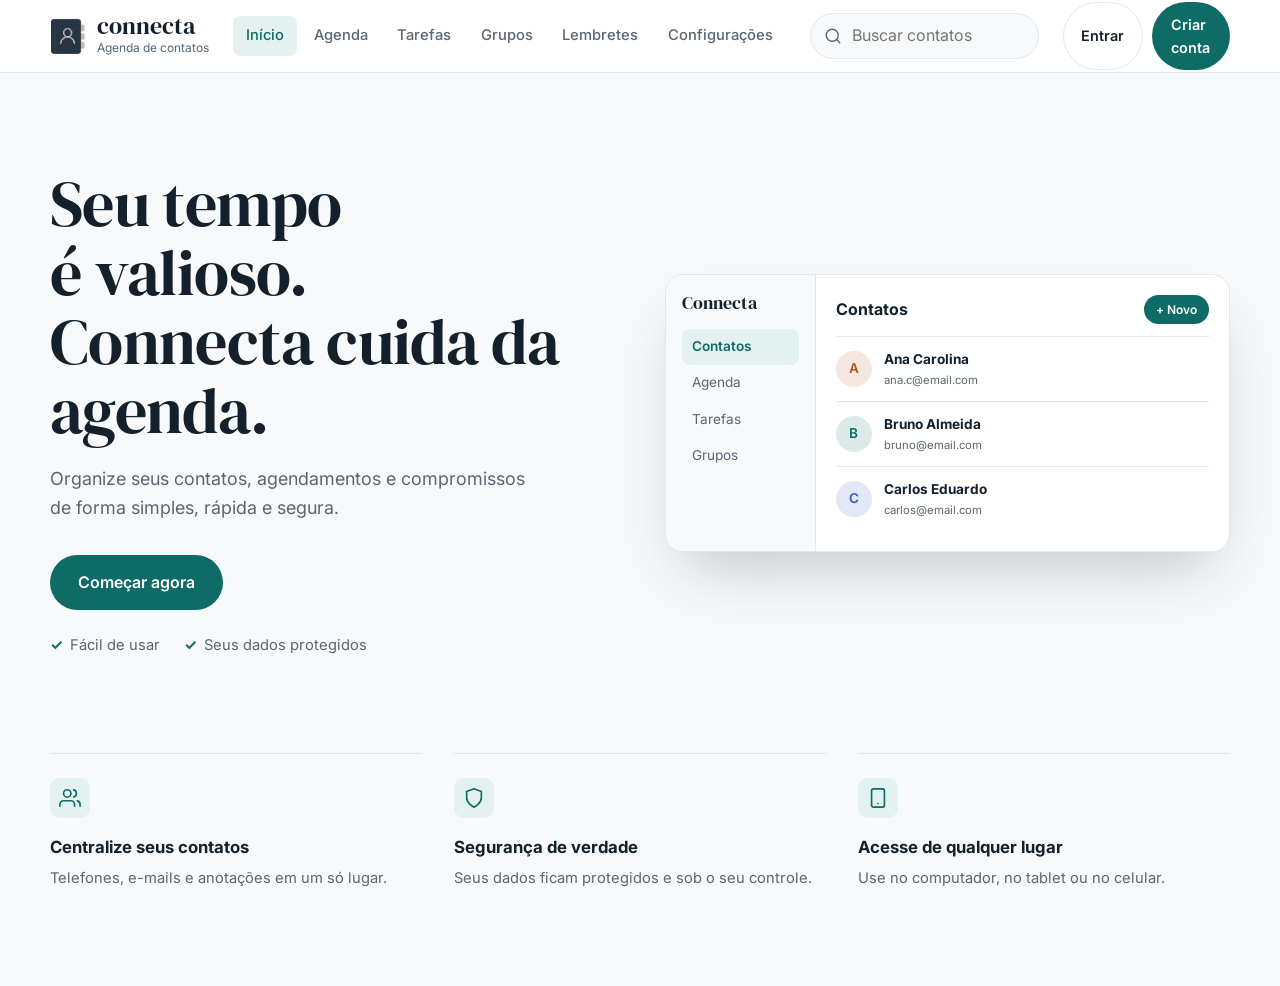
<file: index.html>
<!DOCTYPE html>
<html lang="pt-BR">
<head>
  <meta charset="UTF-8">
  <meta name="viewport" content="width=device-width, initial-scale=1">
  <title>Connecta — Agenda de contatos inteligente</title>
  <meta name="description" content="Organize contatos, agendamentos e compromissos de forma simples, rápida e segura.">

  <link rel="icon" href="images/logo.png">
  <link rel="preconnect" href="https://fonts.googleapis.com">
  <link rel="preconnect" href="https://fonts.gstatic.com" crossorigin>
  <link rel="stylesheet" href="https://fonts.googleapis.com/css2?family=DM+Serif+Display&family=Inter:wght@400;500;600&display=swap">
  <link rel="stylesheet" href="style.css">
  <script src="script.js" defer></script>
</head>
<body>

  <header class="site-header">
    <div class="container header-inner">

      <a class="logo" href="index.html">
        <img src="assets/logo_connecta.png" alt="" width="36" height="36">
        <span>
          <strong>connecta</strong>
          <small>Agenda de contatos</small>
        </span>
      </a>

      <nav class="site-nav" id="menu" aria-label="Principal">
        <ul>
          <li><a href="index.html" aria-current="page">Início</a></li>
          <li><a href="agenda.html">Agenda</a></li>
          <li><a href="tarefas.html">Tarefas</a></li>
          <li><a href="grupos.html">Grupos</a></li>
          <li><a href="lembretes.html">Lembretes</a></li>
          <li><a href="configuracoes.html">Configurações</a></li>
        </ul>
      </nav>

      <form class="search" role="search">
        <svg viewBox="0 0 24 24" aria-hidden="true">
          <circle cx="11" cy="11" r="8"></circle>
          <path d="m21 21-4.35-4.35"></path>
        </svg>
        <input type="search" placeholder="Buscar contatos" aria-label="Buscar contatos" aria-controls="search-results" autocomplete="off">
        <ul class="search-results" id="search-results" aria-live="polite" hidden></ul>
      </form>

      <!-- script.js substitui este conteúdo conforme o usuário esteja logado ou não -->
      <div class="header-actions" id="auth-area">
        <a class="btn btn--ghost" href="login.html">Entrar</a>
        <a class="btn btn--primary" href="login.html?modo=cadastro">Criar conta</a>
      </div>

      <button type="button" class="menu-toggle" aria-label="Abrir menu" aria-expanded="false" aria-controls="menu">
        <span></span><span></span><span></span>
      </button>

    </div>
  </header>

  <div class="overlay"></div>

  <main>

    <section class="hero">
      <div class="container hero-inner">

        <div class="hero-text">
          <h1>Seu tempo é valioso.<br>Connecta cuida da agenda.</h1>
          <p>Organize seus contatos, agendamentos e compromissos de forma simples, rápida e segura.</p>
          <a class="btn btn--primary btn--lg" href="login.html?modo=cadastro">Começar agora</a>
          <ul class="checks">
            <li>Fácil de usar</li>
            <li>Seus dados protegidos</li>
          </ul>
        </div>

        <div class="mockup" aria-hidden="true">
          <aside>
            <strong>Connecta</strong>
            <ul>
              <li class="is-active">Contatos</li>
              <li>Agenda</li>
              <li>Tarefas</li>
              <li>Grupos</li>
            </ul>
          </aside>
          <div class="mockup-main">
            <div class="mockup-head">
              <h3>Contatos</h3>
              <span>+ Novo</span>
            </div>
            <ul class="contacts">
              <li class="contact">
                <span class="avatar">A</span>
                <div><strong>Ana Carolina</strong><small>ana.c@email.com</small></div>
              </li>
              <li class="contact">
                <span class="avatar">B</span>
                <div><strong>Bruno Almeida</strong><small>bruno@email.com</small></div>
              </li>
              <li class="contact">
                <span class="avatar">C</span>
                <div><strong>Carlos Eduardo</strong><small>carlos@email.com</small></div>
              </li>
            </ul>
          </div>
        </div>

      </div>
    </section>

    <section class="features" aria-labelledby="features-title">
      <div class="container">
        <h2 class="sr-only" id="features-title">Por que usar o Connecta</h2>
        <ul class="features-list">

          <li class="feature">
            <svg viewBox="0 0 24 24" aria-hidden="true">
              <path d="M17 21v-2a4 4 0 0 0-4-4H5a4 4 0 0 0-4 4v2"></path>
              <circle cx="9" cy="7" r="4"></circle>
              <path d="M23 21v-2a4 4 0 0 0-3-3.87M16 3.13a4 4 0 0 1 0 7.75"></path>
            </svg>
            <h3>Centralize seus contatos</h3>
            <p>Telefones, e-mails e anotações em um só lugar.</p>
          </li>

          <li class="feature">
            <svg viewBox="0 0 24 24" aria-hidden="true">
              <path d="M12 22s8-4 8-10V5l-8-3-8 3v7c0 6 8 10 8 10z"></path>
            </svg>
            <h3>Segurança de verdade</h3>
            <p>Seus dados ficam protegidos e sob o seu controle.</p>
          </li>

          <li class="feature">
            <svg viewBox="0 0 24 24" aria-hidden="true">
              <rect x="5" y="2" width="14" height="20" rx="2"></rect>
              <path d="M12 18h.01"></path>
            </svg>
            <h3>Acesse de qualquer lugar</h3>
            <p>Use no computador, no tablet ou no celular.</p>
          </li>

        </ul>
      </div>
    </section>

  </main>

</body>
</html>
</file>
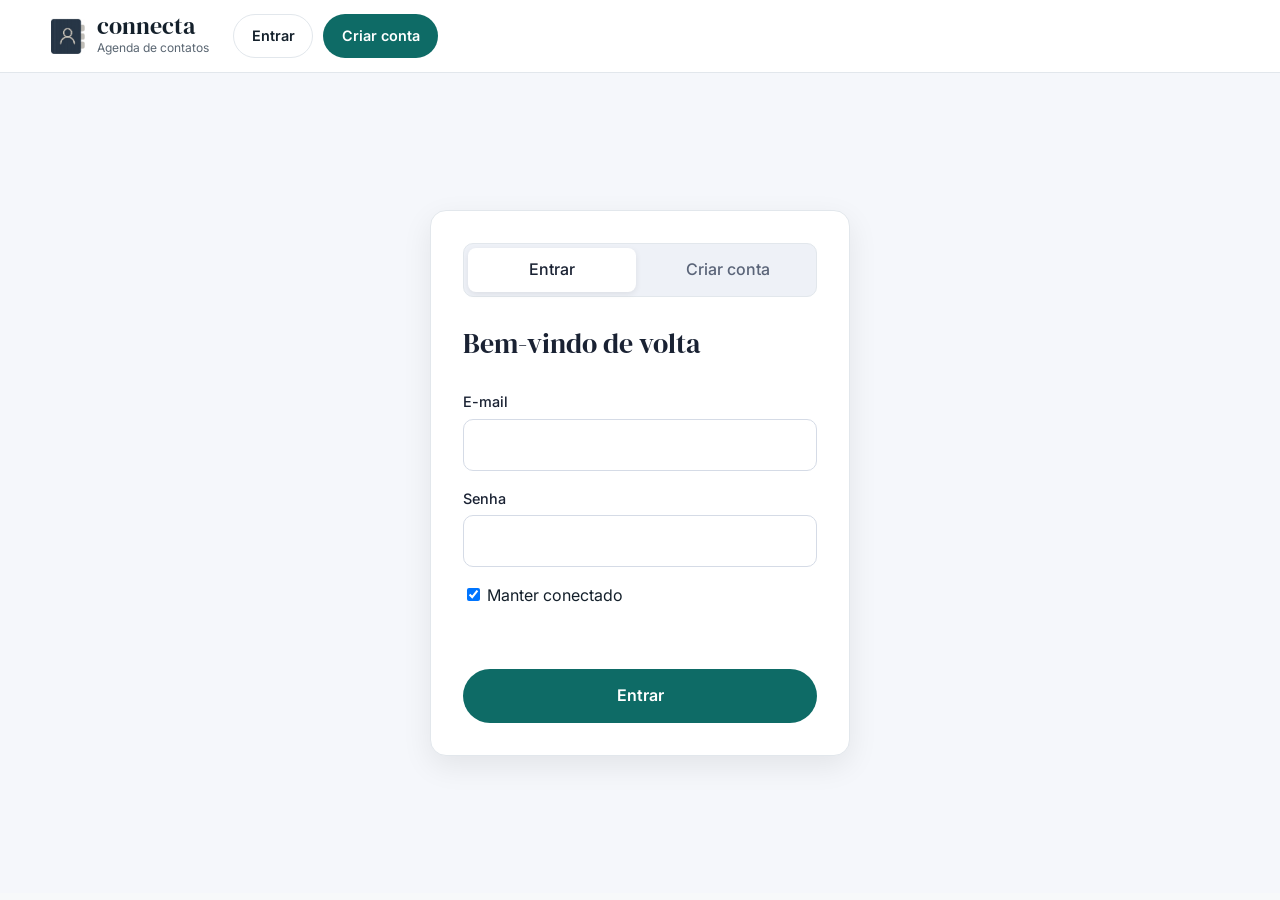
<file: agenda.html>
<!DOCTYPE html>
<html lang="pt-BR">
<head>
  <meta charset="UTF-8">
  <meta name="viewport" content="width=device-width, initial-scale=1">
  <title>Agenda | Connecta</title>
  <link rel="icon" href="images/logo.png">
  <link rel="preconnect" href="https://fonts.googleapis.com">
  <link rel="preconnect" href="https://fonts.gstatic.com" crossorigin>
  <link rel="stylesheet" href="https://fonts.googleapis.com/css2?family=DM+Serif+Display&family=Inter:wght@400;500;600&display=swap">
  <style>
    :root {
      --primaria: #4f46e5;
      --primaria-suave: #eef2ff;
      --primaria-escura: #4338ca;
      --texto: #1f2937;
      --texto-suave: #6b7280;
      --borda: #e5e7eb;
      --fundo: #f8fafc;
      --branco: #ffffff;
      --verde: #16a34a;
      --amarelo: #d97706;
      --vermelho: #dc2626;
      --raio: 14px;
      --sombra: 0 4px 18px rgba(15, 23, 42, 0.06);
    }

    * { box-sizing: border-box; }

    body {
      margin: 0;
      font-family: "Inter", system-ui, sans-serif;
      background: var(--fundo);
      color: var(--texto);
      min-height: 100vh;
    }

    [hidden] { display: none !important; }

    /* ---------- Cabeçalho ---------- */
    .topo {
      background: var(--branco);
      border-bottom: 1px solid var(--borda);
      position: sticky;
      top: 0;
      z-index: 10;
    }
    .topo-inner {
      max-width: 1100px;
      margin: 0 auto;
      padding: 14px 20px;
      display: flex;
      align-items: center;
      gap: 20px;
      flex-wrap: wrap;
    }
    .logo {
      display: flex;
      align-items: center;
      gap: 10px;
      text-decoration: none;
      color: var(--texto);
    }
    .logo strong {
      font-family: "DM Serif Display", serif;
      font-weight: 400;
      font-size: 1.2rem;
    }
    .nav { display: flex; gap: 4px; flex-wrap: wrap; }
    .nav a {
      text-decoration: none;
      color: var(--texto-suave);
      padding: 7px 12px;
      border-radius: 999px;
      font-size: 0.92rem;
    }
    .nav a:hover { background: var(--fundo); color: var(--texto); }
    .nav a[aria-current="page"] {
      background: var(--primaria-suave);
      color: var(--primaria);
      font-weight: 600;
    }
    .usuario {
      margin-left: auto;
      display: flex;
      align-items: center;
      gap: 10px;
      font-size: 0.9rem;
      color: var(--texto-suave);
    }
    .usuario strong { color: var(--texto); }

    /* ---------- Layout ---------- */
    .container { max-width: 1100px; margin: 0 auto; padding: 32px 20px 60px; }

    .cabecalho {
      display: flex;
      justify-content: space-between;
      align-items: flex-end;
      gap: 16px;
      flex-wrap: wrap;
      margin-bottom: 24px;
    }
    .cabecalho h1 {
      font-family: "DM Serif Display", serif;
      font-weight: 400;
      font-size: 2rem;
      margin: 0 0 4px;
    }
    .cabecalho p { margin: 0; color: var(--texto-suave); }

    /* ---------- Botões ---------- */
    .btn {
      border: 1px solid transparent;
      border-radius: 10px;
      padding: 10px 16px;
      font: inherit;
      font-size: 0.92rem;
      font-weight: 600;
      cursor: pointer;
      transition: background 0.2s, transform 0.1s;
    }
    .btn:active { transform: scale(0.98); }
    .btn-primario { background: var(--primaria); color: #fff; }
    .btn-primario:hover { background: var(--primaria-escura); }
    .btn-secundario { background: var(--branco); border-color: var(--borda); color: var(--texto); }
    .btn-secundario:hover { background: var(--fundo); }
    .btn-perigo { background: #fee2e2; color: var(--vermelho); }
    .btn-perigo:hover { background: #fecaca; }
    .btn-pequeno { padding: 6px 12px; font-size: 0.83rem; }
    .btn-texto {
      background: none;
      border: none;
      color: var(--primaria);
      font: inherit;
      font-size: 0.9rem;
      font-weight: 600;
      cursor: pointer;
      padding: 0;
    }

    /* ---------- Filtros ---------- */
    .filtros {
      display: flex;
      gap: 12px;
      flex-wrap: wrap;
      align-items: center;
      background: var(--branco);
      border: 1px solid var(--borda);
      border-radius: var(--raio);
      padding: 12px;
      margin-bottom: 20px;
      box-shadow: var(--sombra);
    }
    .abas { display: flex; gap: 6px; flex-wrap: wrap; }
    .aba {
      border: none;
      background: transparent;
      padding: 8px 14px;
      border-radius: 8px;
      font: inherit;
      font-size: 0.9rem;
      color: var(--texto-suave);
      cursor: pointer;
    }
    .aba:hover { background: var(--fundo); }
    .aba.ativa { background: var(--primaria-suave); color: var(--primaria); font-weight: 600; }
    .filtro-mes {
      margin-left: auto;
      display: flex;
      gap: 8px;
      align-items: center;
    }
    .filtro-mes input {
      padding: 8px 10px;
      border: 1px solid var(--borda);
      border-radius: 8px;
      font: inherit;
    }

    /* ---------- Lista ---------- */
    .lista { display: grid; gap: 14px; }
    .card {
      background: var(--branco);
      border: 1px solid var(--borda);
      border-radius: var(--raio);
      padding: 18px;
      display: grid;
      grid-template-columns: 74px 1fr;
      gap: 18px;
      box-shadow: var(--sombra);
      cursor: pointer;
      transition: transform 0.15s, box-shadow 0.15s;
    }
    .card:hover, .card:focus-visible {
      transform: translateY(-2px);
      box-shadow: 0 8px 24px rgba(15, 23, 42, 0.1);
      outline: none;
    }
    .data-bloco {
      background: var(--primaria-suave);
      color: var(--primaria);
      border-radius: 12px;
      text-align: center;
      padding: 10px 6px;
      align-self: start;
    }
    .data-bloco .dia { display: block; font-size: 1.7rem; font-weight: 700; line-height: 1; }
    .data-bloco .mes { display: block; font-size: 0.78rem; text-transform: uppercase; letter-spacing: 0.05em; margin-top: 4px; }
    .data-bloco .ano { display: block; font-size: 0.72rem; opacity: 0.7; }
    .card h3 { margin: 0 0 6px; font-size: 1.1rem; }
    .meta {
      display: flex;
      gap: 14px;
      flex-wrap: wrap;
      font-size: 0.88rem;
      color: var(--texto-suave);
      margin-bottom: 10px;
    }
    .badges { display: flex; gap: 8px; flex-wrap: wrap; }
    .badge {
      font-size: 0.75rem;
      padding: 3px 10px;
      border-radius: 999px;
      background: var(--fundo);
      color: var(--texto-suave);
      border: 1px solid var(--borda);
      font-weight: 500;
    }
    .badge.verde { background: #dcfce7; color: #166534; border-color: #bbf7d0; }
    .badge.amarelo { background: #fef3c7; color: #92400e; border-color: #fde68a; }
    .badge.vermelho { background: #fee2e2; color: #991b1b; border-color: #fecaca; }
    .badge.roxo { background: var(--primaria-suave); color: var(--primaria); border-color: #c7d2fe; }

    .vazio {
      text-align: center;
      padding: 48px 20px;
      background: var(--branco);
      border: 2px dashed var(--borda);
      border-radius: var(--raio);
      color: var(--texto-suave);
    }
    .vazio strong { color: var(--texto); display: block; margin-bottom: 6px; }

    /* ---------- Modais ---------- */
    dialog {
      border: none;
      border-radius: 18px;
      padding: 0;
      width: min(580px, 94vw);
      max-height: 90vh;
      box-shadow: 0 20px 60px rgba(15, 23, 42, 0.25);
    }
    dialog::backdrop { background: rgba(15, 23, 42, 0.45); }
    .modal { padding: 24px; }
    .modal-topo {
      display: flex;
      justify-content: space-between;
      align-items: center;
      margin-bottom: 18px;
      gap: 12px;
    }
    .modal-topo h2 {
      margin: 0;
      font-family: "DM Serif Display", serif;
      font-weight: 400;
      font-size: 1.5rem;
    }
    .fechar {
      background: none;
      border: none;
      font-size: 1.6rem;
      cursor: pointer;
      color: var(--texto-suave);
      line-height: 1;
    }

    .campos { display: grid; grid-template-columns: 1fr 1fr; gap: 14px; }
    .campo { display: flex; flex-direction: column; gap: 6px; }
    .campo.inteiro { grid-column: 1 / -1; }
    .campo label { font-size: 0.85rem; font-weight: 600; }
    .obrigatorio { color: var(--vermelho); font-weight: 700; }
    .campo input, .campo select, .campo textarea {
      padding: 10px 12px;
      border: 1px solid var(--borda);
      border-radius: 10px;
      font: inherit;
      background: var(--branco);
      color: var(--texto);
    }
    .campo textarea { resize: vertical; min-height: 70px; }
    .campo input:focus, .campo select:focus, .campo textarea:focus {
      outline: 2px solid var(--primaria);
      outline-offset: 0;
      border-color: transparent;
    }
    .campo input[aria-invalid="true"], .campo select[aria-invalid="true"] {
      border-color: var(--vermelho);
      background: #fef2f2;
    }
    .campo small { color: var(--texto-suave); font-size: 0.78rem; }
    .erro-campo { color: var(--vermelho); font-size: 0.78rem; min-height: 1em; }
    .checkbox { display: flex; gap: 10px; align-items: center; font-size: 0.9rem; font-weight: 500; }
    .legenda { font-size: 0.8rem; color: var(--texto-suave); margin: 14px 0 0; }
    .aviso-geral { color: var(--vermelho); font-size: 0.88rem; margin: 10px 0 0; min-height: 1em; }
    .acoes {
      display: flex;
      justify-content: flex-end;
      gap: 10px;
      margin-top: 20px;
      flex-wrap: wrap;
    }
    .acoes.esquerda { justify-content: space-between; }

    .bloco { margin-top: 18px; }
    .bloco h4 {
      margin: 0 0 8px;
      font-size: 0.8rem;
      color: var(--texto-suave);
      text-transform: uppercase;
      letter-spacing: 0.05em;
    }
    .bloco p { margin: 0; line-height: 1.5; white-space: pre-line; }
    .pessoas { list-style: none; margin: 0; padding: 0; display: grid; gap: 8px; }
    .pessoas li {
      display: flex;
      justify-content: space-between;
      align-items: center;
      gap: 10px;
      padding: 8px 12px;
      background: var(--fundo);
      border-radius: 10px;
      font-size: 0.9rem;
    }
    .pessoas .botoes { display: flex; gap: 6px; }
    .rsvp { display: flex; gap: 8px; flex-wrap: wrap; }
    .rsvp button {
      flex: 1;
      padding: 10px;
      border-radius: 10px;
      border: 1px solid var(--borda);
      background: var(--branco);
      font: inherit;
      font-size: 0.88rem;
      cursor: pointer;
      min-width: 90px;
    }
    .rsvp button.vai { background: #dcfce7; border-color: var(--verde); color: #166534; font-weight: 600; }
    .rsvp button.talvez { background: #fef3c7; border-color: var(--amarelo); color: #92400e; font-weight: 600; }
    .rsvp button.nao { background: #fee2e2; border-color: var(--vermelho); color: #991b1b; font-weight: 600; }
    .nota { font-size: 0.88rem; color: var(--texto-suave); margin: 0; }

    /* ---------- Notificação ---------- */
    .toast {
      position: fixed;
      bottom: 24px;
      left: 50%;
      transform: translateX(-50%);
      background: var(--texto);
      color: #fff;
      padding: 12px 18px;
      border-radius: 10px;
      font-size: 0.9rem;
      box-shadow: 0 10px 30px rgba(0, 0, 0, 0.2);
      z-index: 100;
      opacity: 0;
      pointer-events: none;
      transition: opacity 0.25s;
    }
    .toast.visivel { opacity: 1; }

    @media (max-width: 640px) {
      .campos { grid-template-columns: 1fr; }
      .card { grid-template-columns: 1fr; }
      .data-bloco { display: flex; gap: 8px; align-items: baseline; justify-content: flex-start; padding: 8px 12px; }
      .data-bloco .dia { font-size: 1.2rem; }
      .filtro-mes { margin-left: 0; width: 100%; }
      .filtro-mes input { flex: 1; }
      .usuario { margin-left: 0; }
    }
  </style>
</head>
<body>

  <header class="topo">
    <div class="topo-inner">
      <a class="logo" href="index.html">
        <img src="assets/logo_connecta.png" alt="" width="34" height="34">
        <strong>connecta</strong>
      </a>
      <nav class="nav" aria-label="Principal">
        <a href="index.html">Contatos</a>
        <a href="agenda.html" aria-current="page">Agenda</a>
        <a href="tarefas.html">Tarefas</a>
        <a href="grupos.html">Grupos</a>
        <a href="lembretes.html">Lembretes</a>
        <a href="configuracoes.html">Configurações</a>
      </nav>
      <div class="usuario" id="area-usuario"></div>
    </div>
  </header>

  <main class="container">
    <section class="cabecalho">
      <div>
        <h1>Agenda</h1>
        <p>Crie reuniões, convide pessoas e acompanhe quem vai.</p>
      </div>
      <button type="button" class="btn btn-primario" id="btn-nova">+ Nova reunião</button>
    </section>

    <section class="filtros" aria-label="Filtros">
      <div class="abas" role="tablist">
        <button type="button" class="aba ativa" data-aba="todos" role="tab" aria-selected="true">Todas</button>
        <button type="button" class="aba" data-aba="minhas" role="tab" aria-selected="false">Minhas</button>
        <button type="button" class="aba" data-aba="convites" role="tab" aria-selected="false">Convites</button>
        <button type="button" class="aba" data-aba="pedidos" role="tab" aria-selected="false">Meus pedidos</button>
      </div>
      <div class="filtro-mes">
        <input type="month" id="filtro-mes" aria-label="Filtrar por mês">
        <button type="button" class="btn-texto" id="limpar-mes">Limpar</button>
      </div>
    </section>

    <section id="lista" class="lista" aria-live="polite"></section>
  </main>

  <!-- Modal: nova reunião -->
  <dialog id="modal-nova">
    <form class="modal" id="form-nova" novalidate>
      <div class="modal-topo">
        <h2>Nova reunião</h2>
        <button type="button" class="fechar" data-fechar aria-label="Fechar">&times;</button>
      </div>

      <div class="campos">
        <div class="campo inteiro">
          <label for="titulo">Título <span class="obrigatorio">*</span></label>
          <input id="titulo" type="text" maxlength="100" placeholder="Ex.: Reunião de planejamento" required>
          <span class="erro-campo" data-erro-para="titulo"></span>
        </div>

        <div class="campo">
          <label for="data">Data <span class="obrigatorio">*</span></label>
          <input id="data" type="date" required>
          <span class="erro-campo" data-erro-para="data"></span>
        </div>

        <div class="campo">
          <label for="hora">Horário <span class="obrigatorio">*</span></label>
          <input id="hora" type="time" required>
          <span class="erro-campo" data-erro-para="hora"></span>
        </div>

        <div class="campo inteiro">
          <label for="local">Local ou link</label>
          <input id="local" type="text" maxlength="150" placeholder="Sala 2, Google Meet, endereço...">
        </div>

        <div class="campo inteiro">
          <label for="descricao">Descrição</label>
          <textarea id="descricao" maxlength="500" placeholder="Pauta, observações..."></textarea>
        </div>

        <div class="campo">
          <label for="visibilidade">Quem pode ver <span class="obrigatorio">*</span></label>
          <select id="visibilidade" required>
            <option value="publica">Pública (todos os usuários)</option>
            <option value="privada">Privada (só convidados)</option>
          </select>
          <span class="erro-campo" data-erro-para="visibilidade"></span>
        </div>

        <div class="campo">
          <label class="checkbox">
            <input type="checkbox" id="aceita-pedidos" checked>
            Aceitar pedidos de participação
          </label>
        </div>

        <div class="campo inteiro">
          <label for="convidados">Convidados</label>
          <input id="convidados" type="text" placeholder="Ana, Bruno, Carla">
          <small>Separe os nomes por vírgula. Convidados confirmam presença no detalhe da reunião.</small>
        </div>
      </div>

      <p class="legenda"><span class="obrigatorio">*</span> Campos obrigatórios</p>
      <p class="aviso-geral" id="aviso-nova" role="alert"></p>

      <div class="acoes">
        <button type="button" class="btn btn-secundario" data-fechar>Cancelar</button>
        <button type="submit" class="btn btn-primario">Criar reunião</button>
      </div>
    </form>
  </dialog>

  <!-- Modal: detalhes -->
  <dialog id="modal-detalhe">
    <div class="modal" id="conteudo-detalhe"></div>
  </dialog>

  <div class="toast" id="toast" role="status" aria-live="polite"></div>

<script>
(() => {
  "use strict";

  const CHAVE_EVENTOS = "connecta_agenda_eventos";
  const CHAVE_SESSAO = "connecta_sessao";

  /* ================= Sessão ================= */

  function lerSessao() {
    const bruto = localStorage.getItem(CHAVE_SESSAO) ?? sessionStorage.getItem(CHAVE_SESSAO);
    if (!bruto) return null;
    try {
      const s = JSON.parse(bruto);
      if (typeof s !== "object" || s === null) return { id: String(s), nome: String(s) };
      const nome = s.nome || s.name || s.usuario?.nome || s.email || "Usuário";
      const id = s.id || s.usuarioId || s.email || nome;
      return { id: String(id), nome: String(nome) };
    } catch {
      return { id: bruto, nome: bruto };
    }
  }

  const eu = lerSessao();
  if (!eu) {
    location.replace("login.html?next=agenda.html");
    return;
  }

  function sair() {
    localStorage.removeItem(CHAVE_SESSAO);
    sessionStorage.removeItem(CHAVE_SESSAO);
    location.href = "login.html";
  }

  document.getElementById("area-usuario").innerHTML =
    `Olá, <strong>${esc(eu.nome)}</strong> <button type="button" class="btn btn-secundario btn-pequeno" id="btn-sair">Sair</button>`;
  document.getElementById("btn-sair").addEventListener("click", sair);

  /* ================= Utilidades ================= */

  function esc(t) {
    return String(t ?? "").replace(/[&<>"']/g, (c) =>
      ({ "&": "&amp;", "<": "&lt;", ">": "&gt;", '"': "&quot;", "'": "&#39;" }[c]));
  }
  const norm = (t) => String(t ?? "").trim().toLowerCase();
  const gerarId = () => Date.now().toString(36) + Math.random().toString(36).slice(2, 8);
  const hojeISO = () => new Date().toLocaleDateString("en-CA");

  const MESES = ["jan", "fev", "mar", "abr", "mai", "jun", "jul", "ago", "set", "out", "nov", "dez"];
  const MESES_LONGOS = ["janeiro", "fevereiro", "março", "abril", "maio", "junho", "julho", "agosto", "setembro", "outubro", "novembro", "dezembro"];
  const DIAS = ["domingo", "segunda-feira", "terça-feira", "quarta-feira", "quinta-feira", "sexta-feira", "sábado"];

  function partesData(dataISO) {
    const [a, m, d] = dataISO.split("-").map(Number);
    const dt = new Date(a, m - 1, d);
    return {
      dia: String(d).padStart(2, "0"),
      mes: MESES[m - 1],
      mesLongo: MESES_LONGOS[m - 1],
      ano: a,
      semana: DIAS[dt.getDay()],
    };
  }

  function mostrarToast(texto) {
    const t = document.getElementById("toast");
    t.textContent = texto;
    t.classList.add("visivel");
    clearTimeout(mostrarToast.timer);
    mostrarToast.timer = setTimeout(() => t.classList.remove("visivel"), 2600);
  }

  /* ================= Armazenamento ================= */

  let eventos = [];

  function carregarEventos() {
    try {
      const dados = JSON.parse(localStorage.getItem(CHAVE_EVENTOS));
      eventos = Array.isArray(dados) ? dados : [];
    } catch {
      eventos = [];
    }
  }

  function salvarEventos() {
    try {
      localStorage.setItem(CHAVE_EVENTOS, JSON.stringify(eventos));
      return true;
    } catch {
      mostrarToast("Não foi possível salvar. Verifique o armazenamento do navegador.");
      return false;
    }
  }

  /* ================= Regras de acesso ================= */

  const souOrganizador = (e) => e.criador.id === eu.id;
  const minhaParticipacao = (e) =>
    e.convidados.find((c) => c.id === eu.id || (!c.id && norm(c.nome) === norm(eu.nome)));
  const souConvidado = (e) => !!minhaParticipacao(e);
  const meuPedido = (e) => e.pedidos.find((p) => p.id === eu.id);

  const podeVer = (e) =>
    souOrganizador(e) || e.visibilidade === "publica" || souConvidado(e) || !!meuPedido(e);

  const podePedir = (e) =>
    !souOrganizador(e) && e.aceitaPedidos && !souConvidado(e) && !meuPedido(e);

  /* ================= Lista ================= */

  const lista = document.getElementById("lista");
  const filtroMes = document.getElementById("filtro-mes");
  let abaAtiva = "todos";

  function eventosFiltrados() {
    const mes = filtroMes.value;
    return eventos
      .filter(podeVer)
      .filter((e) => !mes || e.data.startsWith(mes))
      .filter((e) => {
        if (abaAtiva === "minhas") return souOrganizador(e);
        if (abaAtiva === "convites") return souConvidado(e) && !souOrganizador(e);
        if (abaAtiva === "pedidos") return !!meuPedido(e);
        return true;
      })
      .sort((a, b) => (a.data + a.hora).localeCompare(b.data + b.hora));
  }

  function badgeStatus(e) {
    if (souOrganizador(e)) return `<span class="badge roxo">Organizador</span>`;
    const p = minhaParticipacao(e);
    if (p) {
      const mapa = {
        vai: ["verde", "Você vai"],
        talvez: ["amarelo", "Talvez"],
        nao: ["vermelho", "Você não vai"],
      };
      const [cor, txt] = mapa[p.resposta] || ["", "Convidado"];
      return `<span class="badge ${cor}">${txt}</span>`;
    }
    const pd = meuPedido(e);
    if (pd) {
      const mapa = { pendente: ["amarelo", "Pedido pendente"], aceito: ["verde", "Pedido aceito"], recusado: ["vermelho", "Pedido recusado"] };
      const [cor, txt] = mapa[pd.estado];
      return `<span class="badge ${cor}">${txt}</span>`;
    }
    return "";
  }

  function renderLista() {
    const itens = eventosFiltrados();

    if (!itens.length) {
      lista.innerHTML = `
        <div class="vazio">
          <strong>Nenhuma reunião encontrada</strong>
          Crie uma nova reunião ou ajuste os filtros.
        </div>`;
      return;
    }

    lista.innerHTML = itens.map((e) => {
      const f = partesData(e.data);
      const confirmados = e.convidados.filter((c) => c.resposta === "vai").length;
      const pendentes = e.pedidos.filter((p) => p.estado === "pendente").length;
      return `
        <article class="card" data-id="${esc(e.id)}" tabindex="0" role="button" aria-label="Abrir ${esc(e.titulo)}">
          <div class="data-bloco">
            <span class="dia">${f.dia}</span>
            <span class="mes">${f.mes}</span>
            <span class="ano">${f.ano}</span>
          </div>
          <div>
            <h3>${esc(e.titulo)}</h3>
            <div class="meta">
              <span>🕒 ${esc(e.hora)}</span>
              <span>📍 ${esc(e.local || "Sem local definido")}</span>
              <span>👥 ${confirmados} confirmado(s)</span>
            </div>
            <div class="badges">
              <span class="badge">${e.visibilidade === "publica" ? "Pública" : "Privada"}</span>
              ${e.aceitaPedidos ? `<span class="badge">Aceita pedidos</span>` : ""}
              ${souOrganizador(e) && pendentes ? `<span class="badge amarelo">${pendentes} pedido(s) pendente(s)</span>` : ""}
              ${badgeStatus(e)}
            </div>
          </div>
        </article>`;
    }).join("");
  }

  /* ================= Nova reunião ================= */

  const modalNova = document.getElementById("modal-nova");
  const formNova = document.getElementById("form-nova");
  const campos = {
    titulo: document.getElementById("titulo"),
    data: document.getElementById("data"),
    hora: document.getElementById("hora"),
    visibilidade: document.getElementById("visibilidade"),
  };

  function marcarErro(nome, mensagem) {
    const campo = campos[nome];
    campo.setAttribute("aria-invalid", mensagem ? "true" : "false");
    document.querySelector(`[data-erro-para="${nome}"]`).textContent = mensagem || "";
  }

  function limparErros() {
    Object.keys(campos).forEach((n) => marcarErro(n, ""));
    document.getElementById("aviso-nova").textContent = "";
  }

  function validarNova() {
    limparErros();
    let valido = true;
    const titulo = campos.titulo.value.trim();
    const data = campos.data.value;
    const hora = campos.hora.value;

    if (!titulo) { marcarErro("titulo", "Informe o título."); valido = false; }
    if (!data) { marcarErro("data", "Escolha a data."); valido = false; }
    else if (data < hojeISO()) { marcarErro("data", "A data não pode ser anterior a hoje."); valido = false; }
    if (!hora) { marcarErro("hora", "Escolha o horário."); valido = false; }
    if (!campos.visibilidade.value) { marcarErro("visibilidade", "Escolha quem pode ver."); valido = false; }

    if (!valido) {
      document.getElementById("aviso-nova").textContent = "Preencha os campos obrigatórios marcados com *.";
      const primeiro = Object.keys(campos).find((n) => campos[n].getAttribute("aria-invalid") === "true");
      if (primeiro) campos[primeiro].focus();
    }
    return valido;
  }

  function abrirNova() {
    formNova.reset();
    limparErros();
    document.getElementById("aceita-pedidos").checked = true;
    campos.data.min = hojeISO();
    modalNova.showModal();
    campos.titulo.focus();
  }

  formNova.addEventListener("submit", (ev) => {
    ev.preventDefault();
    if (!validarNova()) return;

    const nomes = document.getElementById("convidados").value
      .split(",").map((n) => n.trim()).filter(Boolean);
    const unicos = [...new Map(nomes.map((n) => [norm(n), n])).values()]
      .filter((n) => norm(n) !== norm(eu.nome));

    const evento = {
      id: gerarId(),
      titulo: campos.titulo.value.trim(),
      descricao: document.getElementById("descricao").value.trim(),
      data: campos.data.value,
      hora: campos.hora.value,
      local: document.getElementById("local").value.trim(),
      visibilidade: campos.visibilidade.value,
      aceitaPedidos: document.getElementById("aceita-pedidos").checked,
      criador: { id: eu.id, nome: eu.nome },
      convidados: unicos.map((nome) => ({ id: null, nome, resposta: null })),
      pedidos: [],
      criadoEm: Date.now(),
    };

    eventos.push(evento);
    if (!salvarEventos()) {
      eventos.pop();
      return;
    }

    modalNova.close();
    filtroMes.value = evento.data.slice(0, 7);
    abaAtiva = "todos";
    atualizarAbas();
    renderLista();
    mostrarToast("Reunião criada com sucesso.");
  });

  /* ================= Detalhes ================= */

  const modalDetalhe = document.getElementById("modal-detalhe");
  const conteudo = document.getElementById("conteudo-detalhe");
  let eventoAberto = null;

  function rotuloResposta(r) {
    return { vai: "Vai", talvez: "Talvez", nao: "Não vai" }[r] || "Sem resposta";
  }

  function classeResposta(r) {
    return { vai: "verde", talvez: "amarelo", nao: "vermelho" }[r] || "";
  }

  function renderDetalhe(id) {
    const e = eventos.find((x) => x.id === id);
    if (!e || !podeVer(e)) {
      modalDetalhe.close();
      return;
    }
    eventoAberto = e.id;
    const f = partesData(e.data);
    const p = minhaParticipacao(e);
    const pedido = meuPedido(e);
    const organizador = souOrganizador(e);

    const rsvp = p ? `
      <div class="bloco">
        <h4>Sua presença</h4>
        <div class="rsvp">
          <button type="button" data-acao="resposta" data-valor="vai" class="${p.resposta === "vai" ? "vai" : ""}">Vou</button>
          <button type="button" data-acao="resposta" data-valor="talvez" class="${p.resposta === "talvez" ? "talvez" : ""}">Talvez</button>
          <button type="button" data-acao="resposta" data-valor="nao" class="${p.resposta === "nao" ? "nao" : ""}">Não vou</button>
        </div>
      </div>` : "";

    const pedir = podePedir(e) ? `
      <div class="bloco">
        <button type="button" class="btn btn-primario" data-acao="pedir">Pedir para participar</button>
      </div>` : "";

    const statusPedido = pedido && pedido.estado === "pendente"
      ? `<p class="nota bloco">Seu pedido está aguardando aprovação do organizador.</p>` : "";

    const listaPedidos = organizador ? `
      <div class="bloco">
        <h4>Pedidos de participação</h4>
        ${e.pedidos.length ? `<ul class="pessoas">${e.pedidos.map((pd) => `
          <li>
            <span>${esc(pd.nome)} <small>(${esc(pd.estado)})</small></span>
            ${pd.estado === "pendente" ? `
              <span class="botoes">
                <button type="button" class="btn btn-primario btn-pequeno" data-acao="aceitar" data-pessoa="${esc(pd.id)}">Aceitar</button>
                <button type="button" class="btn btn-perigo btn-pequeno" data-acao="recusar" data-pessoa="${esc(pd.id)}">Recusar</button>
              </span>` : ""}
          </li>`).join("")}</ul>`
        : `<p class="nota">Nenhum pedido ainda.</p>`}
      </div>` : "";

    const participantes = `
      <div class="bloco">
        <h4>Participantes</h4>
        ${e.convidados.length ? `<ul class="pessoas">${e.convidados.map((c) => `
          <li>
            <span>${esc(c.nome)}</span>
            <span class="badge ${classeResposta(c.resposta)}">${rotuloResposta(c.resposta)}</span>
          </li>`).join("")}</ul>`
        : `<p class="nota">Nenhum convidado.</p>`}
      </div>`;

    const excluir = organizador ? `
      <div class="acoes esquerda">
        <span></span>
        <button type="button" class="btn btn-perigo" data-acao="excluir">Excluir reunião</button>
      </div>` : "";

    conteudo.innerHTML = `
      <div class="modal-topo">
        <h2>${esc(e.titulo)}</h2>
        <button type="button" class="fechar" data-acao="fechar" aria-label="Fechar">&times;</button>
      </div>
      <div class="meta">
        <span>📅 ${esc(f.semana)}, ${f.dia} de ${esc(f.mesLongo)} de ${f.ano}</span>
        <span>🕒 ${esc(e.hora)}</span>
        <span>📍 ${esc(e.local || "Sem local definido")}</span>
      </div>
      <div class="badges">
        <span class="badge">${e.visibilidade === "publica" ? "Pública" : "Privada"}</span>
        <span class="badge">${e.aceitaPedidos ? "Aceita pedidos" : "Pedidos fechados"}</span>
        ${badgeStatus(e)}
      </div>
      ${e.descricao ? `<div class="bloco"><h4>Descrição</h4><p>${esc(e.descricao)}</p></div>` : ""}
      <div class="bloco"><h4>Organizador</h4><p>${esc(e.criador.nome)}</p></div>
      ${rsvp}
      ${pedir}
      ${statusPedido}
      ${participantes}
      ${listaPedidos}
      ${excluir}
    `;
  }

  function abrirDetalhe(id) {
    renderDetalhe(id);
    if (eventoAberto && !modalDetalhe.open) modalDetalhe.showModal();
  }

  conteudo.addEventListener("click", (ev) => {
    const btn = ev.target.closest("[data-acao]");
    if (!btn || !eventoAberto) return;
    const e = eventos.find((x) => x.id === eventoAberto);
    if (!e) return;
    const acao = btn.dataset.acao;

    if (acao === "fechar") return modalDetalhe.close();

    if (acao === "resposta") {
      const p = minhaParticipacao(e);
      if (p) p.resposta = btn.dataset.valor;
    }

    if (acao === "pedir") {
      if (!podePedir(e)) return;
      e.pedidos.push({ id: eu.id, nome: eu.nome, estado: "pendente" });
      mostrarToast("Pedido enviado ao organizador.");
    }

    if (acao === "aceitar" || acao === "recusar") {
      const pd = e.pedidos.find((x) => x.id === btn.dataset.pessoa);
      if (!pd) return;
      if (acao === "aceitar") {
        pd.estado = "aceito";
        const jaConvidado = e.convidados.some((c) => c.id === pd.id || norm(c.nome) === norm(pd.nome));
        if (!jaConvidado) e.convidados.push({ id: pd.id, nome: pd.nome, resposta: null });
      } else {
        pd.estado = "recusado";
      }
    }

    if (acao === "excluir") {
      if (!confirm("Excluir esta reunião para todos?")) return;
      eventos = eventos.filter((x) => x.id !== e.id);
      salvarEventos();
      modalDetalhe.close();
      eventoAberto = null;
      renderLista();
      mostrarToast("Reunião excluída.");
      return;
    }

    if (salvarEventos()) {
      renderDetalhe(e.id);
      renderLista();
    }
  });

  modalDetalhe.addEventListener("close", () => { eventoAberto = null; });

  /* ================= Eventos gerais ================= */

  function atualizarAbas() {
    document.querySelectorAll(".aba").forEach((b) => {
      const ativa = b.dataset.aba === abaAtiva;
      b.classList.toggle("ativa", ativa);
      b.setAttribute("aria-selected", String(ativa));
    });
  }

  document.querySelectorAll(".aba").forEach((b) =>
    b.addEventListener("click", () => {
      abaAtiva = b.dataset.aba;
      atualizarAbas();
      renderLista();
    }));

  filtroMes.addEventListener("change", renderLista);
  document.getElementById("limpar-mes").addEventListener("click", () => {
    filtroMes.value = "";
    renderLista();
  });

  document.getElementById("btn-nova").addEventListener("click", abrirNova);

  document.querySelectorAll("[data-fechar]").forEach((b) =>
    b.addEventListener("click", () => modalNova.close()));

  [modalNova, modalDetalhe].forEach((m) =>
    m.addEventListener("click", (ev) => { if (ev.target === m) m.close(); }));

  lista.addEventListener("click", (ev) => {
    const card = ev.target.closest(".card");
    if (card) abrirDetalhe(card.dataset.id);
  });

  lista.addEventListener("keydown", (ev) => {
    const card = ev.target.closest(".card");
    if (card && (ev.key === "Enter" || ev.key === " ")) {
      ev.preventDefault();
      abrirDetalhe(card.dataset.id);
    }
  });

  /* ================= Início ================= */

  carregarEventos();
  renderLista();
})();
</script>

</body>
</html>
</file>
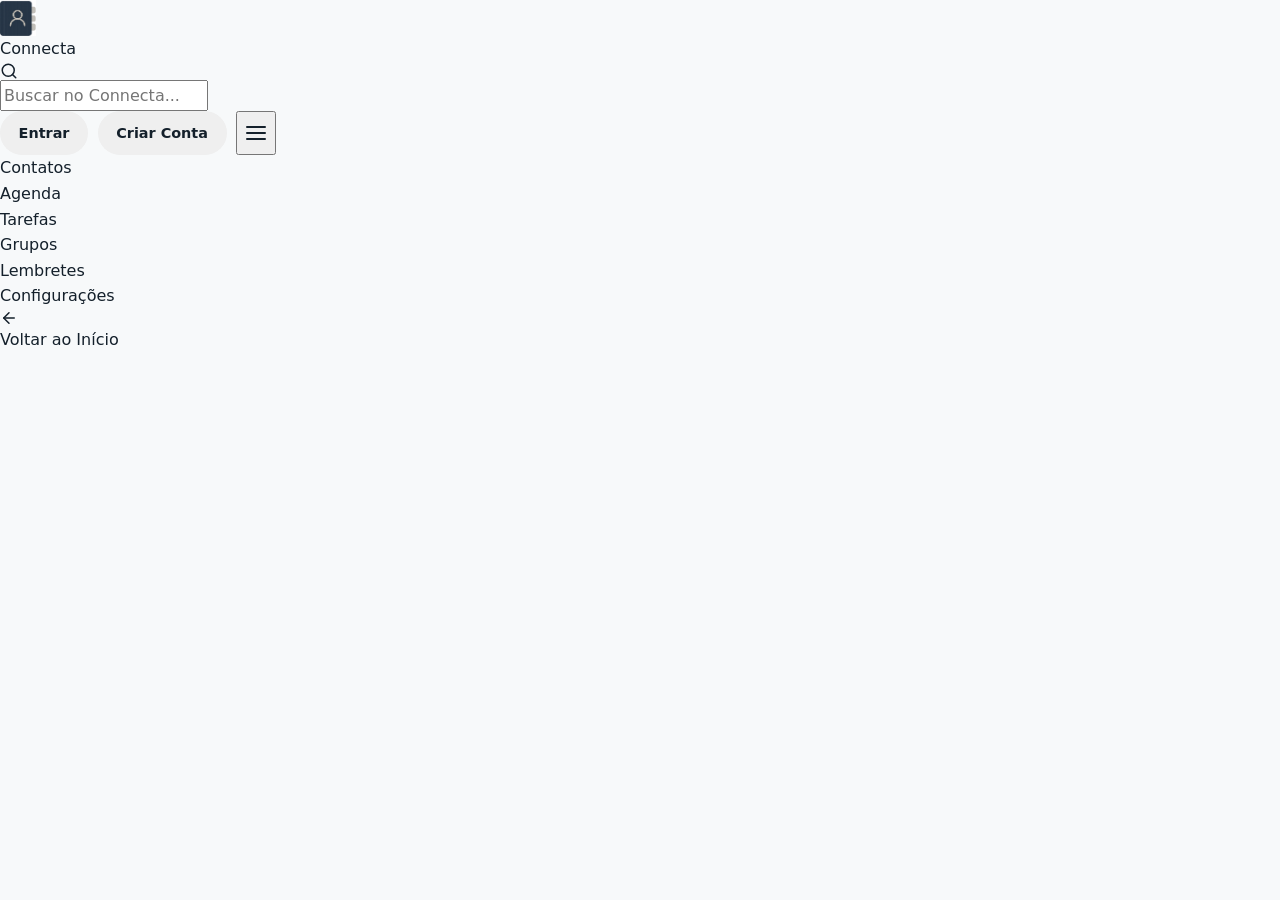
<file: config.html>
<!DOCTYPE html>
<html lang="pt-BR">
<head>
    <meta charset="UTF-8">
    <meta name="viewport" content="width=device-width, initial-scale=1.0">
    <title>Connecta — Agenda de Contatos</title>
    <link rel="stylesheet" href="style.css">
</head>
<body>

    <header class="main-header">
        <div class="header-container">

            <a href="index.html" class="logo-link" title="Connecta Home">
                <img src="assets/logo_connecta.png" alt="Logotipo do Connecta" class="logo-img" width="36" height="36">
                <span class="logo-text">Connecta</span>
            </a>

            <form class="search-form" action="#" method="GET" role="search">
                <div class="search-wrapper">
                    <svg class="search-icon" xmlns="http://www.w3.org/2000/svg" viewBox="0 0 24 24" width="18" height="18" fill="none" stroke="currentColor" stroke-width="2" stroke-linecap="round" stroke-linejoin="round" aria-hidden="true">
                        <circle cx="11" cy="11" r="8"></circle>
                        <line x1="21" y1="21" x2="16.65" y2="16.65"></line>
                    </svg>
                    <input type="search" class="search-input" placeholder="Buscar no Connecta..." aria-label="Buscar no Connecta">
                </div>
            </form>

            <div class="header-actions">
                <button type="button" class="btn btn-outline">Entrar</button>
                <button type="button" class="btn btn-primary">Criar Conta</button>
                <button type="button" class="btn-menu-mobile" aria-label="Abrir menu de navegação móvel">
                    <svg class="hamburger-icon" xmlns="http://www.w3.org/2000/svg" viewBox="0 0 24 24" width="24" height="24" fill="none" stroke="currentColor" stroke-width="2" stroke-linecap="round" stroke-linejoin="round" aria-hidden="true">
                        <line x1="3" y1="12" x2="21" y2="12"></line>
                        <line x1="3" y1="6" x2="21" y2="6"></line>
                        <line x1="3" y1="18" x2="21" y2="18"></line>
                    </svg>
                </button>
            </div>

        </div>
    </header>

    <div class="app-layout">
        <aside class="sidebar">
            <nav class="sidebar-nav" aria-label="Navegação Lateral">
                <ul class="sidebar-list">
                    <li class="sidebar-item">
                        <a href="index.html" class="sidebar-link">Contatos</a>
                    </li>
                    <li class="sidebar-item">
                        <a href="agenda.html" class="sidebar-link">Agenda</a>
                    </li>
                    <li class="sidebar-item">
                        <a href="tarefas.html" class="sidebar-link">Tarefas</a>
                    </li>
                    <li class="sidebar-item">
                        <a href="grupos.html" class="sidebar-link">Grupos</a>
                    </li>
                    <li class="sidebar-item">
                        <a href="lembretes.html" class="sidebar-link">Lembretes</a>
                    </li>
                    <li class="sidebar-item">
                        <a href="config.html" class="sidebar-link">Configurações</a>
                    </li>
                </ul>
            </nav>

            <div class="sidebar-footer">
                <a href="index.html" class="btn-back-home">
                    <svg xmlns="http://www.w3.org/2000/svg" viewBox="0 0 24 24" width="18" height="18" fill="none" stroke="currentColor" stroke-width="2" stroke-linecap="round" stroke-linejoin="round" aria-hidden="true">
                        <line x1="19" y1="12" x2="5" y2="12"></line>
                        <polyline points="12 19 5 12 12 5"></polyline>
                    </svg>
                    <span>Voltar ao Início</span>
                </a>
            </div>
        </aside>

        <main class="main-content">
        </main>
    </div>

</body>
</html>
</file>
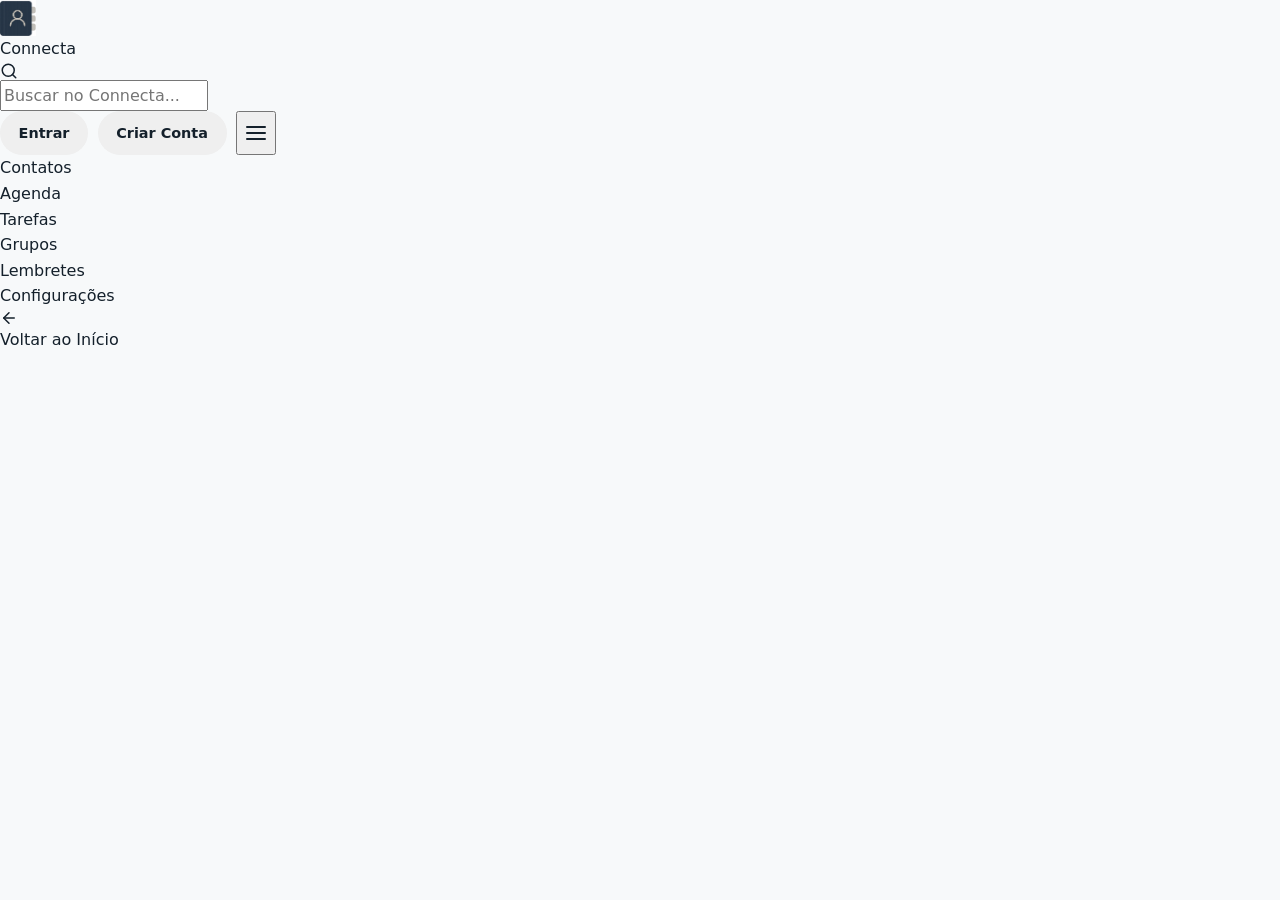
<file: configuracoes.html>
<!DOCTYPE html>
<html lang="pt-BR">
<head>
    <meta charset="UTF-8">
    <meta name="viewport" content="width=device-width, initial-scale=1.0">
    <title>Connecta — Agenda de Contatos</title>
    <link rel="stylesheet" href="style.css">
</head>
<body>

    <header class="main-header">
        <div class="header-container">

            <a href="index.html" class="logo-link" title="Connecta Home">
                <img src="assets/logo_connecta.png" alt="Logotipo do Connecta" class="logo-img" width="36" height="36">
                <span class="logo-text">Connecta</span>
            </a>

            <form class="search-form" action="#" method="GET" role="search">
                <div class="search-wrapper">
                    <svg class="search-icon" xmlns="http://www.w3.org/2000/svg" viewBox="0 0 24 24" width="18" height="18" fill="none" stroke="currentColor" stroke-width="2" stroke-linecap="round" stroke-linejoin="round" aria-hidden="true">
                        <circle cx="11" cy="11" r="8"></circle>
                        <line x1="21" y1="21" x2="16.65" y2="16.65"></line>
                    </svg>
                    <input type="search" class="search-input" placeholder="Buscar no Connecta..." aria-label="Buscar no Connecta">
                </div>
            </form>

            <div class="header-actions">
                <button type="button" class="btn btn-outline">Entrar</button>
                <button type="button" class="btn btn-primary">Criar Conta</button>
                <button type="button" class="btn-menu-mobile" aria-label="Abrir menu de navegação móvel">
                    <svg class="hamburger-icon" xmlns="http://www.w3.org/2000/svg" viewBox="0 0 24 24" width="24" height="24" fill="none" stroke="currentColor" stroke-width="2" stroke-linecap="round" stroke-linejoin="round" aria-hidden="true">
                        <line x1="3" y1="12" x2="21" y2="12"></line>
                        <line x1="3" y1="6" x2="21" y2="6"></line>
                        <line x1="3" y1="18" x2="21" y2="18"></line>
                    </svg>
                </button>
            </div>

        </div>
    </header>

    <div class="app-layout">
        <aside class="sidebar">
            <nav class="sidebar-nav" aria-label="Navegação Lateral">
                <ul class="sidebar-list">
                    <li class="sidebar-item">
                        <a href="index.html" class="sidebar-link">Contatos</a>
                    </li>
                    <li class="sidebar-item">
                        <a href="agenda.html" class="sidebar-link">Agenda</a>
                    </li>
                    <li class="sidebar-item">
                        <a href="tarefas.html" class="sidebar-link">Tarefas</a>
                    </li>
                    <li class="sidebar-item">
                        <a href="grupos.html" class="sidebar-link">Grupos</a>
                    </li>
                    <li class="sidebar-item">
                        <a href="lembretes.html" class="sidebar-link">Lembretes</a>
                    </li>
                    <li class="sidebar-item">
                        <a href="configuracoes.html" class="sidebar-link">Configurações</a>
                    </li>
                </ul>
            </nav>

            <div class="sidebar-footer">
                <a href="index.html" class="btn-back-home">
                    <svg xmlns="http://www.w3.org/2000/svg" viewBox="0 0 24 24" width="18" height="18" fill="none" stroke="currentColor" stroke-width="2" stroke-linecap="round" stroke-linejoin="round" aria-hidden="true">
                        <line x1="19" y1="12" x2="5" y2="12"></line>
                        <polyline points="12 19 5 12 12 5"></polyline>
                    </svg>
                    <span>Voltar ao Início</span>
                </a>
            </div>
        </aside>

        <main class="main-content">
        </main>
    </div>

</body>
</html>
</file>
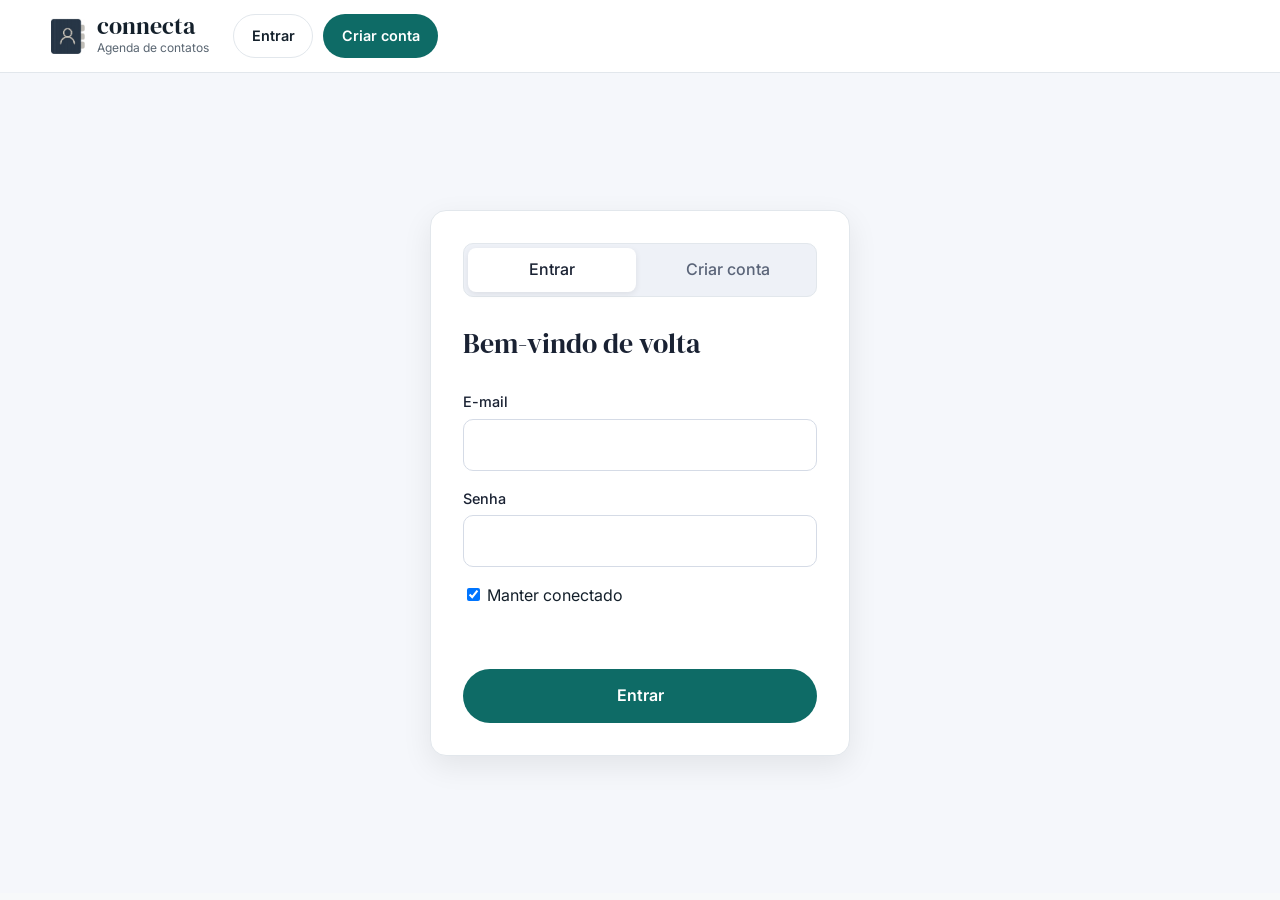
<file: login.html>
<!DOCTYPE html>
<html lang="pt-BR">
<head>
  <meta charset="UTF-8">
  <meta name="viewport" content="width=device-width, initial-scale=1">
  <title>Entrar | Connecta</title>
  <meta name="description" content="Entre ou crie sua conta no Connecta.">

  <link rel="icon" href="images/logo.png">
  <link rel="preconnect" href="https://fonts.googleapis.com">
  <link rel="preconnect" href="https://fonts.gstatic.com" crossorigin>
  <link rel="stylesheet" href="https://fonts.googleapis.com/css2?family=DM+Serif+Display&family=Inter:wght@400;500;600&display=swap">
  <link rel="stylesheet" href="style.css">
  <script src="script.js" defer></script>
</head>
<body>

  <header class="site-header">
    <div class="container header-inner">
      <a class="logo" href="index.html">
        <img src="assets/logo_connecta.png" alt="" width="36" height="36">
        <span>
          <strong>connecta</strong>
          <small>Agenda de contatos</small>
        </span>
      </a>
      <div class="header-actions" id="auth-area"></div>
    </div>
  </header>

  <main>
    <section class="auth-section">
      <div class="container">
        <div class="auth-card">

          <div class="auth-tabs" role="tablist">
            <button type="button" class="auth-tab is-active" role="tab" data-tab="login" aria-selected="true" aria-controls="form-login">Entrar</button>
            <button type="button" class="auth-tab" role="tab" data-tab="register" aria-selected="false" aria-controls="form-register">Criar conta</button>
          </div>

          <form class="auth-form" id="form-login" novalidate>
            <h1>Bem-vindo de volta</h1>
            <div class="field">
              <label for="login-email">E-mail</label>
              <input type="email" id="login-email" name="email" autocomplete="email" required>
            </div>
            <div class="field">
              <label for="login-senha">Senha</label>
              <input type="password" id="login-senha" name="senha" autocomplete="current-password" required>
            </div>
            <label class="auth-lembrar">
              <input type="checkbox" name="lembrar" checked>
              Manter conectado
            </label>
            <p class="auth-msg" role="alert"></p>
            <button type="submit" class="btn btn--primary btn--lg">Entrar</button>
          </form>

          <form class="auth-form" id="form-register" hidden novalidate>
            <h1>Crie sua conta</h1>
            <div class="field">
              <label for="reg-nome">Nome</label>
              <input type="text" id="reg-nome" name="nome" autocomplete="name" required>
            </div>
            <div class="field">
              <label for="reg-email">E-mail</label>
              <input type="email" id="reg-email" name="email" autocomplete="email" required>
            </div>
            <div class="field">
              <label for="reg-senha">Senha</label>
              <input type="password" id="reg-senha" name="senha" autocomplete="new-password" minlength="8" required>
            </div>
            <div class="field">
              <label for="reg-confirmar">Confirmar senha</label>
              <input type="password" id="reg-confirmar" name="confirmar" autocomplete="new-password" required>
            </div>
            <p class="auth-msg" role="alert"></p>
            <button type="submit" class="btn btn--primary btn--lg">Criar conta</button>
          </form>

        </div>
      </div>
    </section>
  </main>

</body>
</html>
</file>
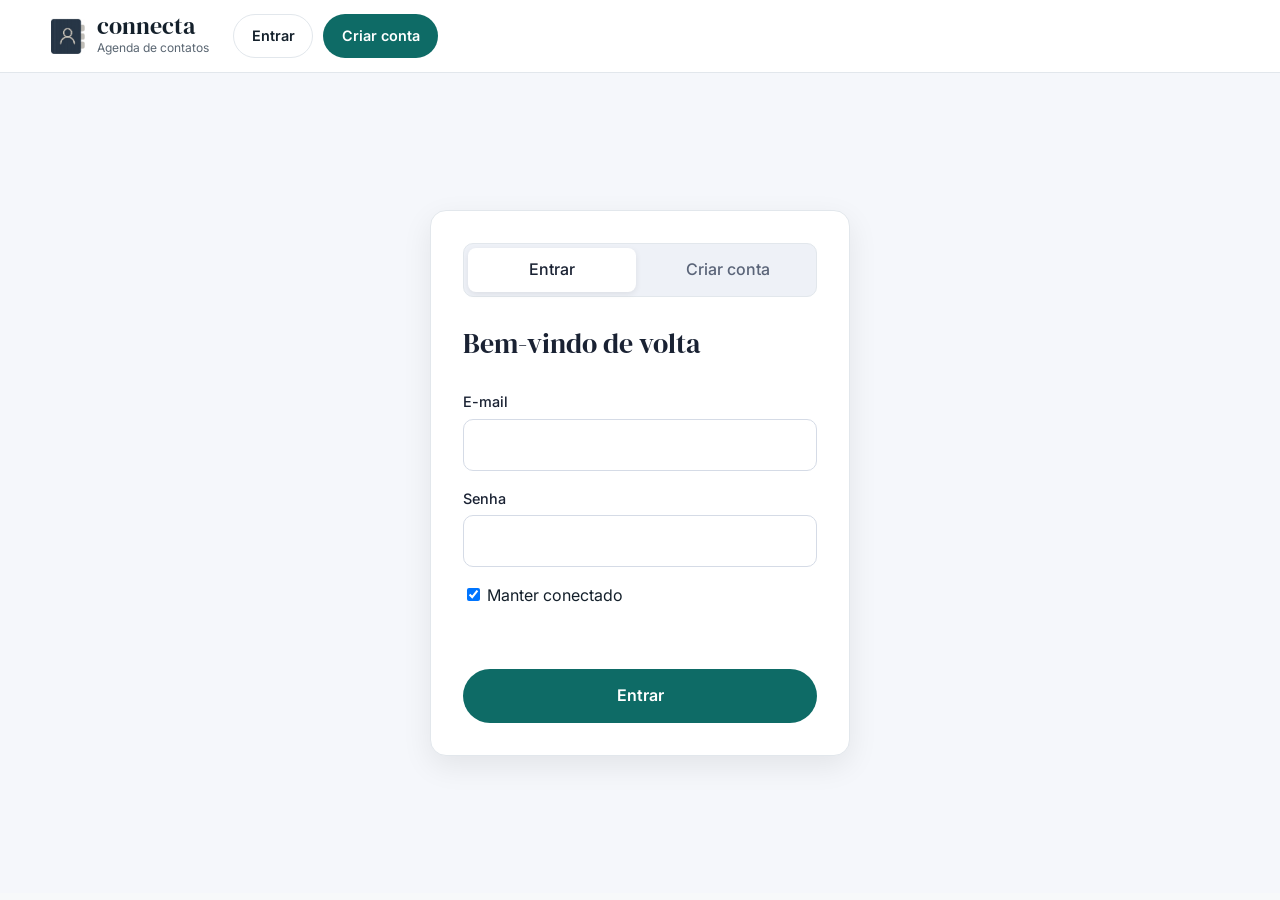
<file: tarefas.html>
<!DOCTYPE html>
<html lang="pt-BR">
<head>
  <meta charset="UTF-8">
  <meta name="viewport" content="width=device-width, initial-scale=1.0">
  <title>Connecta - Tarefas</title>
  <link rel="stylesheet" href="style.css">
</head>
<body data-protegida="true">

  <header class="topo">
    <a class="logo" href="index.html">Connecta</a>
    <nav class="menu" id="menu">
      <a href="index.html">Início</a>
      <a href="agenda.html">Agenda</a>
      <a href="tarefas.html" class="ativo">Tarefas</a>
      <a href="grupos.html">Grupos</a>
      <a href="lembretes.html">Lembretes</a>
      <a href="configuracoes.html">Configurações</a>
    </nav>
    <div id="auth-area" class="auth-area"></div>
  </header>

  <main id="app" data-pagina="tarefas" class="pagina">
    <section class="cabecalho-pagina">
      <h1>Minhas Tarefas</h1>
      <p class="descricao">Organize suas atividades, defina prioridades e acompanhe o que já foi concluído.</p>
    </section>

    <section class="card">
      <h2>Nova tarefa</h2>
      <form id="form-tarefa" novalidate>
        <input type="hidden" id="tarefa-id">

        <div class="campo">
          <label for="tarefa-titulo">Título <span class="obrigatorio">*</span></label>
          <input type="text" id="tarefa-titulo" maxlength="120" placeholder="Ex.: Enviar relatório mensal" required>
          <small class="erro" id="erro-titulo"></small>
        </div>

        <div class="linha">
          <div class="campo">
            <label for="tarefa-prazo">Prazo</label>
            <input type="date" id="tarefa-prazo">
            <small class="erro" id="erro-prazo"></small>
          </div>

          <div class="campo">
            <label for="tarefa-prioridade">Prioridade</label>
            <select id="tarefa-prioridade">
              <option value="baixa">Baixa</option>
              <option value="media" selected>Média</option>
              <option value="alta">Alta</option>
            </select>
          </div>

          <div class="campo">
            <label for="tarefa-status">Status</label>
            <select id="tarefa-status">
              <option value="pendente" selected>Pendente</option>
              <option value="andamento">Em andamento</option>
              <option value="concluida">Concluída</option>
            </select>
          </div>
        </div>

        <div class="campo">
          <label for="tarefa-descricao">Descrição</label>
          <textarea id="tarefa-descricao" rows="3" maxlength="500" placeholder="Detalhes opcionais"></textarea>
        </div>

        <p class="legenda">Campos marcados com <span class="obrigatorio">*</span> são obrigatórios.</p>

        <div class="acoes">
          <button type="submit" class="botao primario" id="btn-salvar">Adicionar tarefa</button>
          <button type="button" class="botao secundario" id="btn-cancelar" hidden>Cancelar edição</button>
        </div>
      </form>
    </section>

    <section class="card">
      <div class="barra-filtros">
        <div class="abas" role="tablist">
          <button class="aba ativa" data-filtro="todas">Todas</button>
          <button class="aba" data-filtro="pendente">Pendentes</button>
          <button class="aba" data-filtro="andamento">Em andamento</button>
          <button class="aba" data-filtro="concluida">Concluídas</button>
        </div>
        <input type="search" id="busca" placeholder="Buscar tarefas...">
      </div>

      <p class="contador" id="contador"></p>
      <ul class="lista-tarefas" id="lista-tarefas"></ul>
      <p class="vazio" id="vazio" hidden>Nenhuma tarefa encontrada.</p>

      <div class="acoes-rodape">
        <button type="button" class="botao secundario" id="btn-limpar-concluidas">Remover concluídas</button>
      </div>
    </section>
  </main>

  <div class="modal" id="modal-confirmacao" hidden>
    <div class="modal-conteudo">
      <h3>Confirmar exclusão</h3>
      <p id="modal-texto">Deseja realmente excluir esta tarefa?</p>
      <div class="acoes">
        <button type="button" class="botao secundario" id="modal-cancelar">Cancelar</button>
        <button type="button" class="botao perigo" id="modal-confirmar">Excluir</button>
      </div>
    </div>
  </div>

  <script src="script.js"></script>
  <script>
    (function () {
      const CHAVE_USUARIOS = 'connecta_usuarios';
      const CHAVE_SESSAO = 'connecta_sessao';

      // ----- Sessão -----
      function lerSessao() {
        const bruto = sessionStorage.getItem(CHAVE_SESSAO) || localStorage.getItem(CHAVE_SESSAO);
        if (!bruto) return null;
        try {
          return JSON.parse(bruto);
        } catch (e) {
          return { usuario: bruto };
        }
      }

      const sessao = lerSessao();
      if (!sessao) {
        window.location.replace('login.html?next=' + encodeURIComponent('tarefas.html'));
        return;
      }

      const usuarioId = String(sessao.usuario || sessao.email || sessao.id || 'anonimo');
      const CHAVE_TAREFAS = 'connecta_tarefas_' + usuarioId;

      // ----- Elementos -----
      const form = document.getElementById('form-tarefa');
      const inputId = document.getElementById('tarefa-id');
      const inputTitulo = document.getElementById('tarefa-titulo');
      const inputPrazo = document.getElementById('tarefa-prazo');
      const inputPrioridade = document.getElementById('tarefa-prioridade');
      const inputStatus = document.getElementById('tarefa-status');
      const inputDescricao = document.getElementById('tarefa-descricao');
      const btnSalvar = document.getElementById('btn-salvar');
      const btnCancelar = document.getElementById('btn-cancelar');
      const lista = document.getElementById('lista-tarefas');
      const vazio = document.getElementById('vazio');
      const contador = document.getElementById('contador');
      const busca = document.getElementById('busca');
      const abas = document.querySelectorAll('.aba');
      const btnLimpar = document.getElementById('btn-limpar-concluidas');
      const modal = document.getElementById('modal-confirmacao');
      const modalConfirmar = document.getElementById('modal-confirmar');
      const modalCancelar = document.getElementById('modal-cancelar');

      let filtroAtual = 'todas';
      let idParaExcluir = null;

      // ----- Auth area -----
      const authArea = document.getElementById('auth-area');
      if (authArea) {
        const nome = sessao.nome || sessao.usuario || 'usuário';
        authArea.innerHTML =
          '<span class="saudacao">Olá, ' + escapar(nome) + '</span> ' +
          '<button type="button" class="botao secundario" id="btn-sair">Sair</button>';
        document.getElementById('btn-sair').addEventListener('click', function () {
          sessionStorage.removeItem(CHAVE_SESSAO);
          localStorage.removeItem(CHAVE_SESSAO);
          window.location.href = 'login.html';
        });
      }

      // ----- Dados -----
      function carregar() {
        try {
          return JSON.parse(localStorage.getItem(CHAVE_TAREFAS)) || [];
        } catch (e) {
          return [];
        }
      }

      function salvar(tarefas) {
        localStorage.setItem(CHAVE_TAREFAS, JSON.stringify(tarefas));
      }

      function gerarId() {
        return Date.now().toString(36) + Math.random().toString(36).slice(2, 8);
      }

      function escapar(texto) {
        const div = document.createElement('div');
        div.textContent = texto == null ? '' : String(texto);
        return div.innerHTML;
      }

      function formatarData(iso) {
        if (!iso) return 'Sem prazo';
        const [ano, mes, dia] = iso.split('-');
        return dia + '/' + mes + '/' + ano;
      }

      function rotuloPrioridade(p) {
        return { baixa: 'Baixa', media: 'Média', alta: 'Alta' }[p] || 'Média';
      }

      function rotuloStatus(s) {
        return { pendente: 'Pendente', andamento: 'Em andamento', concluida: 'Concluída' }[s] || 'Pendente';
      }

      // ----- Validação -----
      function limparErros() {
        document.querySelectorAll('.erro').forEach(function (el) { el.textContent = ''; });
        document.querySelectorAll('.campo.invalido').forEach(function (el) { el.classList.remove('invalido'); });
      }

      function mostrarErro(campo, id, mensagem) {
        const el = document.getElementById(id);
        if (el) el.textContent = mensagem;
        if (campo && campo.parentElement) campo.parentElement.classList.add('invalido');
      }

      function validar() {
        limparErros();
        let ok = true;
        const titulo = inputTitulo.value.trim();

        if (!titulo) {
          mostrarErro(inputTitulo, 'erro-titulo', 'O título é obrigatório.');
          inputTitulo.focus();
          ok = false;
        }

        if (inputPrazo.value && isNaN(Date.parse(inputPrazo.value))) {
          mostrarErro(inputPrazo, 'erro-prazo', 'Informe uma data válida.');
          ok = false;
        }

        return ok;
      }

      // ----- Renderização -----
      function tarefasFiltradas() {
        const termo = busca.value.trim().toLowerCase();
        return carregar().filter(function (t) {
          const passaFiltro = filtroAtual === 'todas' || t.status === filtroAtual;
          const passaBusca = !termo ||
            t.titulo.toLowerCase().indexOf(termo) !== -1 ||
            (t.descricao || '').toLowerCase().indexOf(termo) !== -1;
          return passaFiltro && passaBusca;
        }).sort(function (a, b) {
          const ordem = { alta: 0, media: 1, baixa: 2 };
          if (a.status === 'concluida' && b.status !== 'concluida') return 1;
          if (b.status === 'concluida' && a.status !== 'concluida') return -1;
          if (ordem[a.prioridade] !== ordem[b.prioridade]) return ordem[a.prioridade] - ordem[b.prioridade];
          if (a.prazo && b.prazo) return a.prazo.localeCompare(b.prazo);
          if (a.prazo) return -1;
          if (b.prazo) return 1;
          return a.criadoEm - b.criadoEm;
        });
      }

      function renderizar() {
        const todas = carregar();
        const visiveis = tarefasFiltradas();

        lista.innerHTML = visiveis.map(function (t) {
          const concluida = t.status === 'concluida';
          return (
            '<li class="item-tarefa prioridade-' + t.prioridade + (concluida ? ' concluida' : '') + '" data-id="' + t.id + '">' +
              '<label class="marcador">' +
                '<input type="checkbox" class="check-concluir"' + (concluida ? ' checked' : '') + '>' +
              '</label>' +
              '<div class="conteudo-tarefa">' +
                '<strong class="titulo-tarefa">' + escapar(t.titulo) + '</strong>' +
                (t.descricao ? '<p class="descricao-tarefa">' + escapar(t.descricao) + '</p>' : '') +
                '<div class="meta">' +
                  '<span class="badge badge-' + t.prioridade + '">' + rotuloPrioridade(t.prioridade) + '</span>' +
                  '<span class="badge">' + rotuloStatus(t.status) + '</span>' +
                  '<span class="prazo">Prazo: ' + formatarData(t.prazo) + '</span>' +
                '</div>' +
              '</div>' +
              '<div class="acoes-item">' +
                '<button type="button" class="botao pequeno" data-acao="editar">Editar</button>' +
                '<button type="button" class="botao pequeno perigo" data-acao="excluir">Excluir</button>' +
              '</div>' +
            '</li>'
          );
        }).join('');

        vazio.hidden = visiveis.length > 0;
        const concluidas = todas.filter(function (t) { return t.status === 'concluida'; }).length;
        contador.textContent = todas.length + ' tarefa(s) no total, ' + concluidas + ' concluída(s).';
        btnLimpar.disabled = concluidas === 0;
      }

      // ----- Ações -----
      function resetarFormulario() {
        form.reset();
        inputId.value = '';
        inputPrioridade.value = 'media';
        inputStatus.value = 'pendente';
        btnSalvar.textContent = 'Adicionar tarefa';
        btnCancelar.hidden = true;
        limparErros();
      }

      function preencherFormulario(t) {
        inputId.value = t.id;
        inputTitulo.value = t.titulo;
        inputPrazo.value = t.prazo || '';
        inputPrioridade.value = t.prioridade;
        inputStatus.value = t.status;
        inputDescricao.value = t.descricao || '';
        btnSalvar.textContent = 'Salvar alterações';
        btnCancelar.hidden = false;
        inputTitulo.focus();
        window.scrollTo({ top: 0, behavior: 'smooth' });
      }

      form.addEventListener('submit', function (e) {
        e.preventDefault();
        if (!validar()) return;

        const tarefas = carregar();
        const dados = {
          titulo: inputTitulo.value.trim(),
          prazo: inputPrazo.value || '',
          prioridade: inputPrioridade.value,
          status: inputStatus.value,
          descricao: inputDescricao.value.trim()
        };

        if (inputId.value) {
          const indice = tarefas.findIndex(function (t) { return t.id === inputId.value; });
          if (indice !== -1) {
            tarefas[indice] = Object.assign({}, tarefas[indice], dados, { atualizadoEm: Date.now() });
          }
        } else {
          tarefas.push(Object.assign({ id: gerarId(), criadoEm: Date.now() }, dados));
        }

        salvar(tarefas);
        resetarFormulario();
        renderizar();
      });

      btnCancelar.addEventListener('click', resetarFormulario);

      lista.addEventListener('change', function (e) {
        if (!e.target.classList.contains('check-concluir')) return;
        const id = e.target.closest('.item-tarefa').dataset.id;
        const tarefas = carregar();
        const t = tarefas.find(function (x) { return x.id === id; });
        if (t) {
          t.status = e.target.checked ? 'concluida' : 'pendente';
          salvar(tarefas);
          renderizar();
        }
      });

      lista.addEventListener('click', function (e) {
        const botao = e.target.closest('[data-acao]');
        if (!botao) return;
        const id = botao.closest('.item-tarefa').dataset.id;

        if (botao.dataset.acao === 'editar') {
          const t = carregar().find(function (x) { return x.id === id; });
          if (t) preencherFormulario(t);
        }

        if (botao.dataset.acao === 'excluir') {
          idParaExcluir = id;
          modal.hidden = false;
        }
      });

      modalCancelar.addEventListener('click', function () {
        idParaExcluir = null;
        modal.hidden = true;
      });

      modalConfirmar.addEventListener('click', function () {
        if (idParaExcluir) {
          salvar(carregar().filter(function (t) { return t.id !== idParaExcluir; }));
          if (inputId.value === idParaExcluir) resetarFormulario();
          renderizar();
        }
        idParaExcluir = null;
        modal.hidden = true;
      });

      btnLimpar.addEventListener('click', function () {
        if (!confirm('Remover todas as tarefas concluídas?')) return;
        salvar(carregar().filter(function (t) { return t.status !== 'concluida'; }));
        renderizar();
      });

      abas.forEach(function (aba) {
        aba.addEventListener('click', function () {
          abas.forEach(function (a) { a.classList.remove('ativa'); });
          aba.classList.add('ativa');
          filtroAtual = aba.dataset.filtro;
          renderizar();
        });
      });

      busca.addEventListener('input', renderizar);

      renderizar();
    })();
  </script>
</body>
</html>
</file>
<file: style.css>
/* ==========================================================================
   Connecta — estilos
   1. Variáveis  2. Base  3. Botões  4. Header  5. Hero  6. Destaques
   7. Responsivo
   ========================================================================== */
:root {
  --ink: #14202b;
  --muted: #5a6672;
  --line: #e2e7ec;
  --bg: #f7f9fa;
  --surface: #fff;
  --brand: #0e6b66;
  --brand-dark: #0a524e;
  --brand-soft: #e3f2f0;

  --font-sans: "Inter", system-ui, sans-serif;
  --font-serif: "DM Serif Display", Georgia, serif;
  --header-h: 72px;
  --shadow: 0 12px 32px rgb(20 32 43 / 0.12);
}

/* 2. Base ----------------------------------------------------------------- */
*, *::before, *::after { box-sizing: border-box; }

html { scroll-behavior: smooth; }

body {
  margin: 0;
  font: 400 1rem/1.6 var(--font-sans);
  color: var(--ink);
  background: var(--bg);
  -webkit-font-smoothing: antialiased;
}

body.menu-open { overflow: hidden; }

img, svg { display: block; max-width: 100%; }
a { color: inherit; text-decoration: none; }
ul { margin: 0; padding: 0; list-style: none; }
h1, h2, h3, p { margin: 0; }
button, input { font: inherit; color: inherit; }

:focus-visible { outline: 3px solid var(--brand); outline-offset: 2px; }

.container { width: min(1180px, 100% - 2.5rem); margin-inline: auto; }

.sr-only {
  position: absolute;
  width: 1px; height: 1px;
  overflow: hidden;
  clip-path: inset(50%);
  white-space: nowrap;
}

/* Ícones SVG de traço */
.search svg,
.feature svg {
  fill: none;
  stroke: currentColor;
  stroke-width: 1.8;
  stroke-linecap: round;
  stroke-linejoin: round;
}

/* 3. Botões --------------------------------------------------------------- */
.btn {
  display: inline-flex;
  align-items: center;
  justify-content: center;
  padding: 0.6rem 1.1rem;
  border: 1px solid transparent;
  border-radius: 999px;
  font-size: 0.9rem;
  font-weight: 600;
  cursor: pointer;
  transition: background 0.2s, border-color 0.2s;
}

.btn--ghost { background: var(--surface); border-color: var(--line); }
.btn--ghost:hover { border-color: var(--ink); }

.btn--primary { background: var(--brand); color: #fff; }
.btn--primary:hover { background: var(--brand-dark); }

.btn--lg { padding: 0.85rem 1.7rem; font-size: 1rem; }

/* 4. Header --------------------------------------------------------------- */
.site-header {
  position: sticky;
  top: 0;
  z-index: 50;
  background: var(--surface);
  border-bottom: 1px solid var(--line);
}

.header-inner {
  display: flex;
  align-items: center;
  gap: 1.5rem;
  min-height: var(--header-h);
}

/* Logo */
.logo { display: flex; align-items: center; gap: 0.7rem; flex-shrink: 0; }
.logo img { width: 36px; height: 36px; object-fit: contain; }

.logo strong {
  display: block;
  font: 400 1.5rem/1 var(--font-serif);
}

.logo small { display: block; font-size: 0.75rem; color: var(--muted); }

/* Navegação */
.site-nav ul { display: flex; gap: 0.25rem; }

.site-nav a {
  display: block;
  padding: 0.5rem 0.8rem;
  border-radius: 8px;
  font-size: 0.92rem;
  font-weight: 500;
  color: var(--muted);
  transition: background 0.2s, color 0.2s;
}

.site-nav a:hover { background: var(--bg); color: var(--ink); }
.site-nav a[aria-current="page"] { background: var(--brand-soft); color: var(--brand); }

/* Busca */
.search { position: relative; margin-left: auto; width: min(280px, 100%); }

.search svg {
  position: absolute;
  top: 50%; left: 0.9rem;
  width: 18px; height: 18px;
  translate: 0 -50%;
  color: var(--muted);
  pointer-events: none;
}

.search input {
  width: 100%;
  padding: 0.6rem 1rem 0.6rem 2.6rem;
  border: 1px solid var(--line);
  border-radius: 999px;
  background: var(--bg);
  transition: border-color 0.2s, box-shadow 0.2s, background 0.2s;
}

.search input:focus {
  outline: none;
  border-color: var(--brand);
  background: var(--surface);
  box-shadow: 0 0 0 3px var(--brand-soft);
}

.search-results {
  position: absolute;
  inset: calc(100% + 0.5rem) 0 auto;
  max-height: 320px;
  padding: 0.35rem;
  overflow: auto;
  background: var(--surface);
  border: 1px solid var(--line);
  border-radius: 12px;
  box-shadow: var(--shadow);
}

.search-results[hidden] { display: none; }

.search-results li {
  display: flex;
  flex-direction: column;
  padding: 0.55rem 0.75rem;
  border-radius: 8px;
  font-size: 0.9rem;
}

.search-results li:hover { background: var(--bg); }
.search-results small { color: var(--muted); }

.header-actions { display: flex; gap: 0.6rem; }

/* Botão do menu (só aparece no mobile) */
.menu-toggle {
  display: none;
  flex-direction: column;
  align-items: center;
  justify-content: center;
  gap: 5px;
  width: 42px; height: 42px;
  background: var(--surface);
  border: 1px solid var(--line);
  border-radius: 10px;
  cursor: pointer;
}

.menu-toggle span {
  width: 18px; height: 2px;
  background: var(--ink);
  transition: transform 0.2s, opacity 0.2s;
}

.menu-open .menu-toggle span:nth-child(1) { transform: translateY(7px) rotate(45deg); }
.menu-open .menu-toggle span:nth-child(2) { opacity: 0; }
.menu-open .menu-toggle span:nth-child(3) { transform: translateY(-7px) rotate(-45deg); }

.overlay {
  position: fixed;
  inset: 0;
  z-index: 40;
  background: rgb(20 32 43 / 0.4);
  opacity: 0;
  visibility: hidden;
  transition: opacity 0.3s, visibility 0.3s;
}

.menu-open .overlay { opacity: 1; visibility: visible; }

/* 5. Hero ----------------------------------------------------------------- */
.hero { padding: clamp(3rem, 8vw, 6rem) 0; }

.hero-inner {
  display: grid;
  grid-template-columns: 1fr 1.05fr;
  gap: clamp(2rem, 6vw, 5rem);
  align-items: center;
}

.hero h1 {
  font: 400 clamp(2.4rem, 5.5vw, 4rem)/1.08 var(--font-serif);
  letter-spacing: -0.01em;
  text-wrap: balance;
}

.hero p {
  max-width: 44ch;
  margin: 1.25rem 0 2rem;
  font-size: 1.125rem;
  color: var(--muted);
}

.checks {
  display: flex;
  flex-wrap: wrap;
  gap: 0.5rem 1.5rem;
  margin-top: 1.5rem;
  font-size: 0.92rem;
  color: var(--muted);
}

.checks li::before {
  content: "✓";
  margin-right: 0.45rem;
  font-weight: 700;
  color: var(--brand);
}

/* Mockup do app */
.mockup {
  display: grid;
  grid-template-columns: 150px 1fr;
  overflow: hidden;
  font-size: 0.85rem;
  background: var(--surface);
  border: 1px solid var(--line);
  border-radius: 18px;
  box-shadow: 0 30px 60px -20px rgb(20 32 43 / 0.25);
}

.mockup aside {
  padding: 1.25rem 1rem;
  background: var(--bg);
  border-right: 1px solid var(--line);
}

.mockup aside strong {
  display: block;
  margin-bottom: 1rem;
  font: 400 1.1rem/1 var(--font-serif);
}

.mockup aside li { padding: 0.45rem 0.6rem; border-radius: 8px; color: var(--muted); }
.mockup aside .is-active { background: var(--brand-soft); color: var(--brand); font-weight: 600; }

.mockup-main { padding: 1.25rem; }

.mockup-head {
  display: flex;
  align-items: center;
  justify-content: space-between;
  margin-bottom: 0.75rem;
}

.mockup-head h3 { font-size: 1rem; }

.mockup-head span {
  padding: 0.3rem 0.75rem;
  border-radius: 999px;
  background: var(--brand);
  color: #fff;
  font-size: 0.75rem;
  font-weight: 600;
}

.contact {
  display: flex;
  align-items: center;
  gap: 0.75rem;
  padding: 0.75rem 0;
  border-top: 1px solid var(--line);
}

.contact small { display: block; color: var(--muted); }

.contact:nth-child(1) { --tone: #b4531b; }
.contact:nth-child(2) { --tone: #0e6b66; }
.contact:nth-child(3) { --tone: #3558c6; }

.avatar {
  display: grid;
  place-items: center;
  flex-shrink: 0;
  width: 36px; height: 36px;
  border-radius: 50%;
  font-weight: 600;
  color: var(--tone);
  background: color-mix(in srgb, var(--tone) 14%, #fff);
}

/* 6. Destaques ------------------------------------------------------------ */
.features { padding-bottom: clamp(3rem, 8vw, 6rem); }

.features-list {
  display: grid;
  grid-template-columns: repeat(3, 1fr);
  gap: 2rem;
}

.feature { padding-top: 1.5rem; border-top: 1px solid var(--line); }

.feature svg {
  width: 40px; height: 40px;
  padding: 9px;
  border-radius: 10px;
  background: var(--brand-soft);
  color: var(--brand);
}

.feature h3 { margin-top: 1rem; font-size: 1.05rem; }
.feature p { margin-top: 0.35rem; font-size: 0.92rem; color: var(--muted); }

/* 7. Responsivo ----------------------------------------------------------- */

/* Menu vira gaveta lateral */
@media (max-width: 1120px) {
  .menu-toggle { display: flex; }

  .site-nav {
    position: fixed;
    inset: 0 0 0 auto;
    width: min(320px, 85vw);
    padding: 5rem 1.25rem 1.5rem;
    background: var(--surface);
    box-shadow: var(--shadow);
    translate: 100% 0;
    visibility: hidden;
    transition: translate 0.3s, visibility 0.3s;
  }

  .menu-open .site-nav { translate: 0; visibility: visible; }

  .site-nav ul { flex-direction: column; }
  .site-nav a { padding: 0.8rem 1rem; font-size: 1rem; }
}

@media (max-width: 960px) {
  .hero-inner { grid-template-columns: 1fr; }
}

@media (max-width: 720px) {
  .header-inner { flex-wrap: wrap; gap: 0.75rem; padding-block: 0.75rem; }
  .header-actions { margin-left: auto; }
  .header-actions .btn--ghost { display: none; }
  .search { order: 5; flex: 1 1 100%; width: 100%; margin-left: 0; }

  .features-list { grid-template-columns: 1fr; gap: 1.5rem; }
  .mockup { grid-template-columns: 1fr; }
  .mockup aside { display: none; }
}

@media (prefers-reduced-motion: reduce) {
  * { transition: none !important; scroll-behavior: auto !important; }
}

/* 8. Autenticação --------------------------------------------------------- */
.auth { padding: clamp(3rem, 8vw, 6rem) 0; }

.auth-card {
  max-width: 440px;
  margin-inline: auto;
  padding: 2rem;
  background: var(--surface);
  border: 1px solid var(--line);
  border-radius: 18px;
  box-shadow: 0 30px 60px -20px rgb(20 32 43 / 0.25);
}

.auth-tabs {
  display: grid;
  grid-template-columns: 1fr 1fr;
  gap: 4px;
  margin-bottom: 1.75rem;
  padding: 4px;
  background: var(--bg);
  border: 1px solid var(--line);
  border-radius: 999px;
}

.auth-tab {
  padding: 0.55rem;
  border: 0;
  border-radius: 999px;
  background: transparent;
  color: var(--muted);
  font-weight: 600;
  cursor: pointer;
}

.auth-tab.is-active {
  background: var(--surface);
  color: var(--brand);
  box-shadow: 0 1px 3px rgb(20 32 43 / 0.1);
}

.auth-form { display: grid; gap: 1rem; }
.auth-form[hidden] { display: none; }

.field { display: grid; gap: 0.35rem; }
.field label { font-size: 0.9rem; font-weight: 500; }

.field input {
  padding: 0.7rem 0.9rem;
  border: 1px solid var(--line);
  border-radius: 10px;
  background: var(--bg);
  transition: border-color 0.2s, box-shadow 0.2s, background 0.2s;
}

.field input:focus {
  outline: none;
  border-color: var(--brand);
  background: var(--surface);
  box-shadow: 0 0 0 3px var(--brand-soft);
}

.field input.is-invalid { border-color: #b42318; }

.auth-options {
  display: flex;
  align-items: center;
  font-size: 0.88rem;
  color: var(--muted);
}

.auth-options label { display: flex; align-items: center; gap: 0.4rem; cursor: pointer; }

.auth-form .btn--lg { width: 100%; margin-top: 0.5rem; }
.auth-form .btn:disabled { opacity: 0.6; cursor: wait; }

.auth-msg {
  min-height: 1.4em;
  font-size: 0.9rem;
  text-align: center;
  color: var(--muted);
}

.auth-msg.is-error { color: #b42318; }
.auth-msg.is-success { color: var(--brand); }

@media (max-width: 480px) {
  .auth-card { padding: 1.5rem; }
}

/* 9. Páginas internas e cabeçalho logado --------------------------------- */
[hidden] { display: none !important; }

.user-hello {
  align-self: center;
  font-size: 0.9rem;
  color: var(--muted);
  white-space: nowrap;
}
.user-hello strong { color: var(--ink); }

.page { padding: clamp(2.5rem, 6vw, 4.5rem) 0; }

.page-head {
  display: flex;
  align-items: flex-end;
  justify-content: space-between;
  flex-wrap: wrap;
  gap: 1rem;
  margin-bottom: 2rem;
}
.page-head h1 { font: 400 clamp(2rem, 4vw, 2.75rem)/1.1 var(--font-serif); }
.page-head p { margin-top: 0.5rem; color: var(--muted); }

.badge {
  padding: 0.35rem 0.9rem;
  border-radius: 999px;
  background: var(--brand-soft);
  color: var(--brand);
  font-size: 0.85rem;
  font-weight: 600;
}

.page-grid {
  display: grid;
  grid-template-columns: 1.4fr 1fr;
  gap: 1.5rem;
  align-items: start;
}

.card {
  padding: 1.75rem;
  background: var(--surface);
  border: 1px solid var(--line);
  border-radius: 18px;
  box-shadow: 0 12px 32px -20px rgb(20 32 43 / 0.2);
}
.card h2 { font-size: 1.15rem; margin-bottom: 1rem; }

.contact-info { flex: 1; min-width: 0; }
.contact-info strong,
.contact-info small {
  display: block;
  overflow: hidden;
  text-overflow: ellipsis;
  white-space: nowrap;
}

.btn-remover {
  padding: 0.3rem 0.6rem;
  border: 0;
  border-radius: 8px;
  background: none;
  color: #b42318;
  font: inherit;
  font-size: 0.85rem;
  font-weight: 600;
  cursor: pointer;
}
.btn-remover:hover { background: #fdecea; }

.empty {
  padding: 1.5rem 0;
  text-align: center;
  color: var(--muted);
}

.empty-state {
  padding: 3rem 1.5rem;
  text-align: center;
  color: var(--muted);
}

@media (max-width: 900px) {
  .page-grid { grid-template-columns: 1fr; }
}

@media (max-width: 720px) {
  .user-hello { display: none; }
}

/* ===== Tela de login / cadastro ===== */
.auth-section {
  padding: 4rem 0;
  min-height: calc(100vh - 80px);
  display: flex;
  align-items: center;
  background: #f5f7fb;
}

.auth-card {
  max-width: 420px;
  margin: 0 auto;
  background: #fff;
  border-radius: 16px;
  box-shadow: 0 10px 30px rgba(0, 0, 0, 0.08);
  padding: 2rem;
}

.auth-tabs {
  display: grid;
  grid-template-columns: 1fr 1fr;
  gap: 0.5rem;
  background: #eef1f7;
  border-radius: 10px;
  padding: 0.25rem;
  margin-bottom: 1.5rem;
}

.auth-tab {
  border: 0;
  background: transparent;
  padding: 0.6rem;
  border-radius: 8px;
  font: inherit;
  font-weight: 500;
  color: #5a6478;
  cursor: pointer;
}

.auth-tab.is-active {
  background: #fff;
  color: #1a2233;
  box-shadow: 0 2px 6px rgba(0, 0, 0, 0.08);
}

.auth-form {
  display: flex;
  flex-direction: column;
  gap: 1rem;
}

/* Necessário, porque "display: flex" sobrescreve o atributo hidden */
.auth-form[hidden] {
  display: none;
}

.auth-form h1 {
  font-family: "DM Serif Display", serif;
  font-size: 1.75rem;
  font-weight: 400;
  margin: 0 0 0.5rem;
  color: #1a2233;
}

.field {
  display: flex;
  flex-direction: column;
  gap: 0.35rem;
}

.field label {
  font-size: 0.9rem;
  font-weight: 500;
  color: #1a2233;
}

.field input {
  font: inherit;
  padding: 0.75rem 0.9rem;
  border: 1px solid #d5dbe6;
  border-radius: 10px;
  background: #fff;
}

.field input:focus {
  outline: 2px solid #4f7cff;
  outline-offset: 1px;
  border-color: transparent;
}

.auth-erro {
  margin: 0;
  padding: 0.6rem 0.8rem;
  border-radius: 8px;
  background: #fdecec;
  color: #b42318;
  font-size: 0.9rem;
}

.auth-erro[hidden] {
  display: none;
}

.auth-form .btn {
  width: 100%;
}

.auth-saudacao {
  font-weight: 500;
  margin-right: 0.5rem;
  white-space: nowrap;
}

@media (max-width: 480px) {
  .auth-card {
    padding: 1.5rem;
  }
}

/* ---------- Páginas internas ---------- */
.page { padding: 48px 0 72px; }
.page-head { margin-bottom: 32px; }
.page-head h1 { font-family: "DM Serif Display", serif; font-size: clamp(1.9rem, 4vw, 2.5rem); margin: 0 0 8px; }
.page-head p { color: #6b7280; margin: 0; max-width: 60ch; }

.app-grid { display: grid; gap: 32px; grid-template-columns: minmax(0, 1fr); }
@media (min-width: 900px) {
  .app-grid { grid-template-columns: 360px minmax(0, 1fr); align-items: start; }
}

.app-card { display: grid; gap: 16px; background: #fff; border: 1px solid #e5e7eb; border-radius: 14px; padding: 24px; box-shadow: 0 1px 2px rgba(0, 0, 0, 0.04); }
.app-card h2 { font-size: 1.1rem; margin: 0; }

.app-form { display: grid; gap: 16px; }
.app-field { display: grid; gap: 6px; }
.app-field label { font-size: 0.9rem; font-weight: 500; }
.app-input { font: inherit; padding: 10px 12px; border: 1px solid #d1d5db; border-radius: 8px; background: #fff; }
.app-input:focus { outline: 2px solid #2563eb; outline-offset: 1px; }
.app-input.is-invalid { border-color: #dc2626; }

.app-msg { min-height: 1.4em; font-size: 0.9rem; margin: 0; }
.app-msg.is-error { color: #b91c1c; }
.app-msg.is-success { color: #15803d; }

.app-lista-cab { display: flex; justify-content: space-between; align-items: baseline; gap: 12px; flex-wrap: wrap; }
.app-counter { font-size: 0.9rem; color: #6b7280; }

.app-list { list-style: none; padding: 0; margin: 0; display: grid; gap: 10px; }
.app-item { display: flex; align-items: center; gap: 14px; border: 1px solid #e5e7eb; border-radius: 12px; padding: 14px 16px; }
.app-item-corpo { flex: 1; min-width: 0; display: grid; gap: 2px; }
.app-item-titulo { overflow-wrap: anywhere; }
.app-item-meta { color: #6b7280; }
.app-item.is-done .app-item-titulo { text-decoration: line-through; color: #9ca3af; }
.app-item input[type="checkbox"] { width: 18px; height: 18px; accent-color: #2563eb; flex-shrink: 0; }

.app-vazio { color: #6b7280; text-align: center; padding: 32px; border: 1px dashed #d1d5db; border-radius:
  12px; }
</file>
